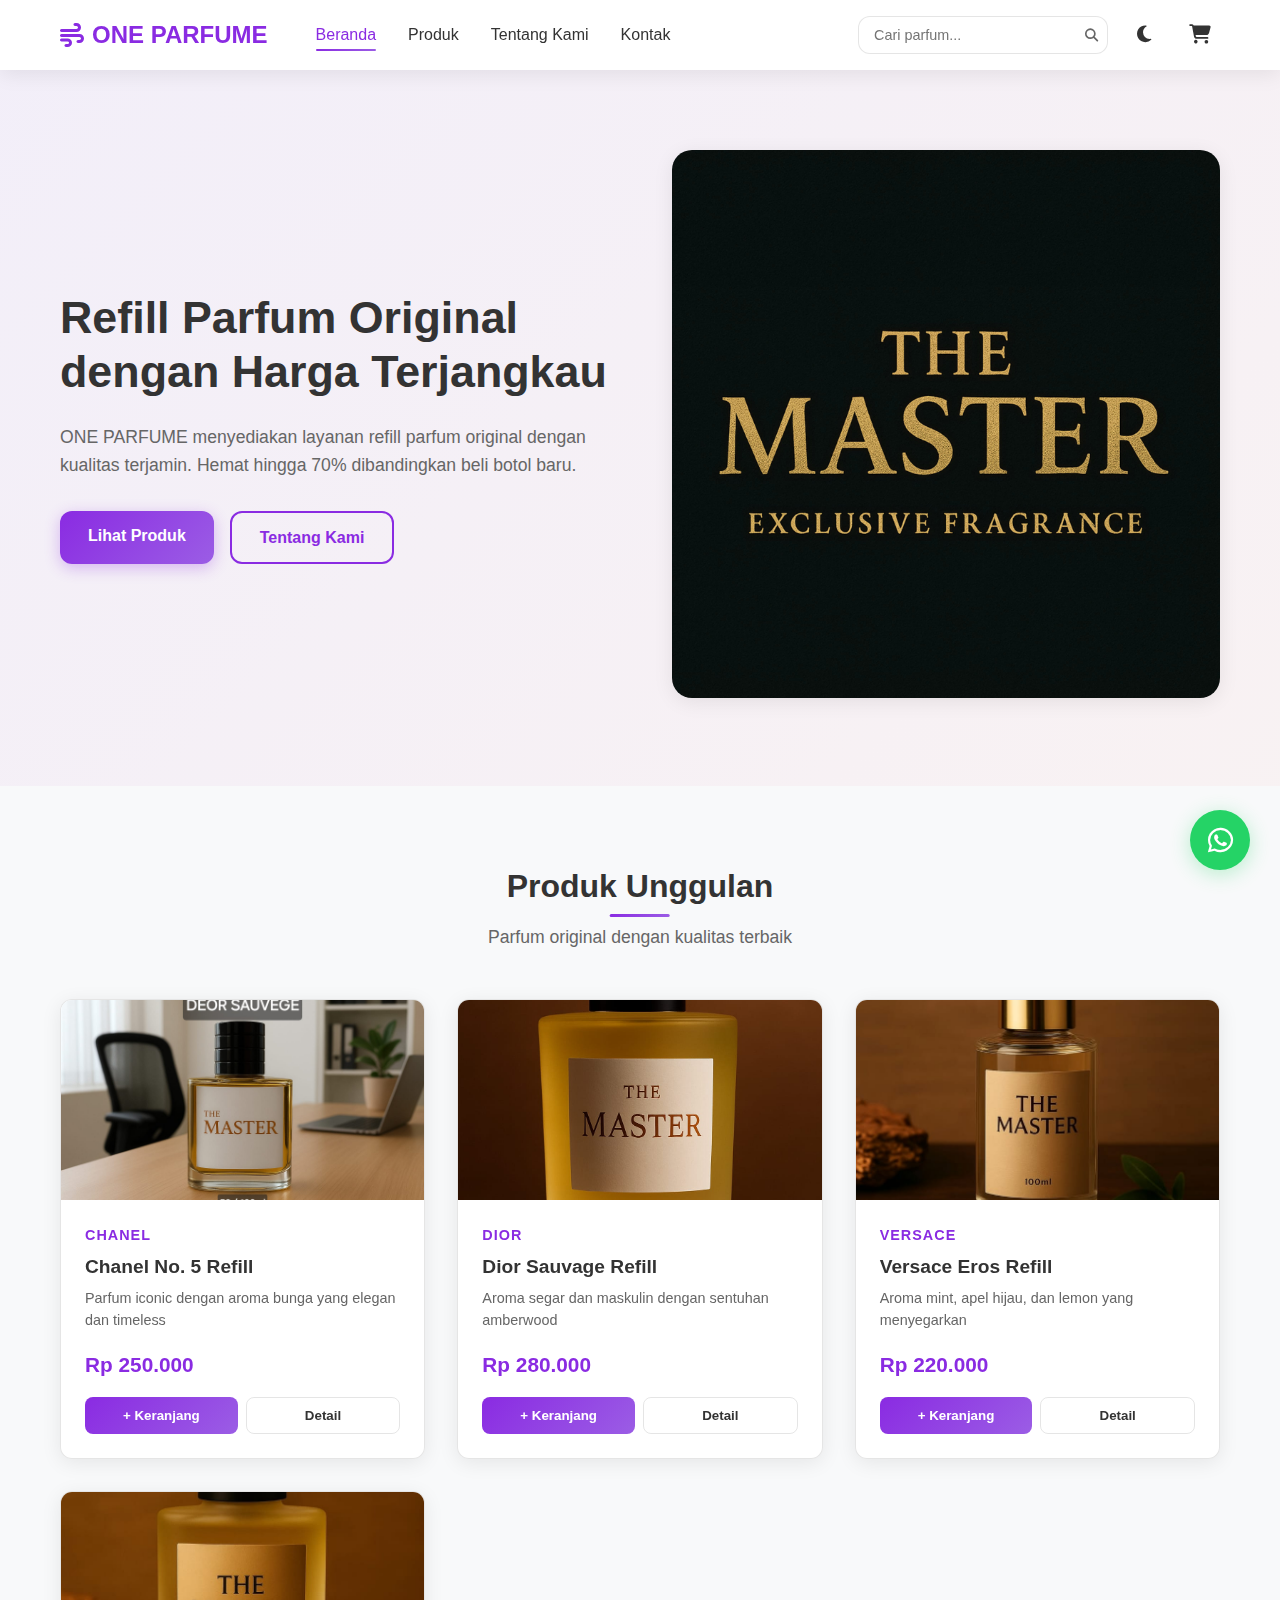
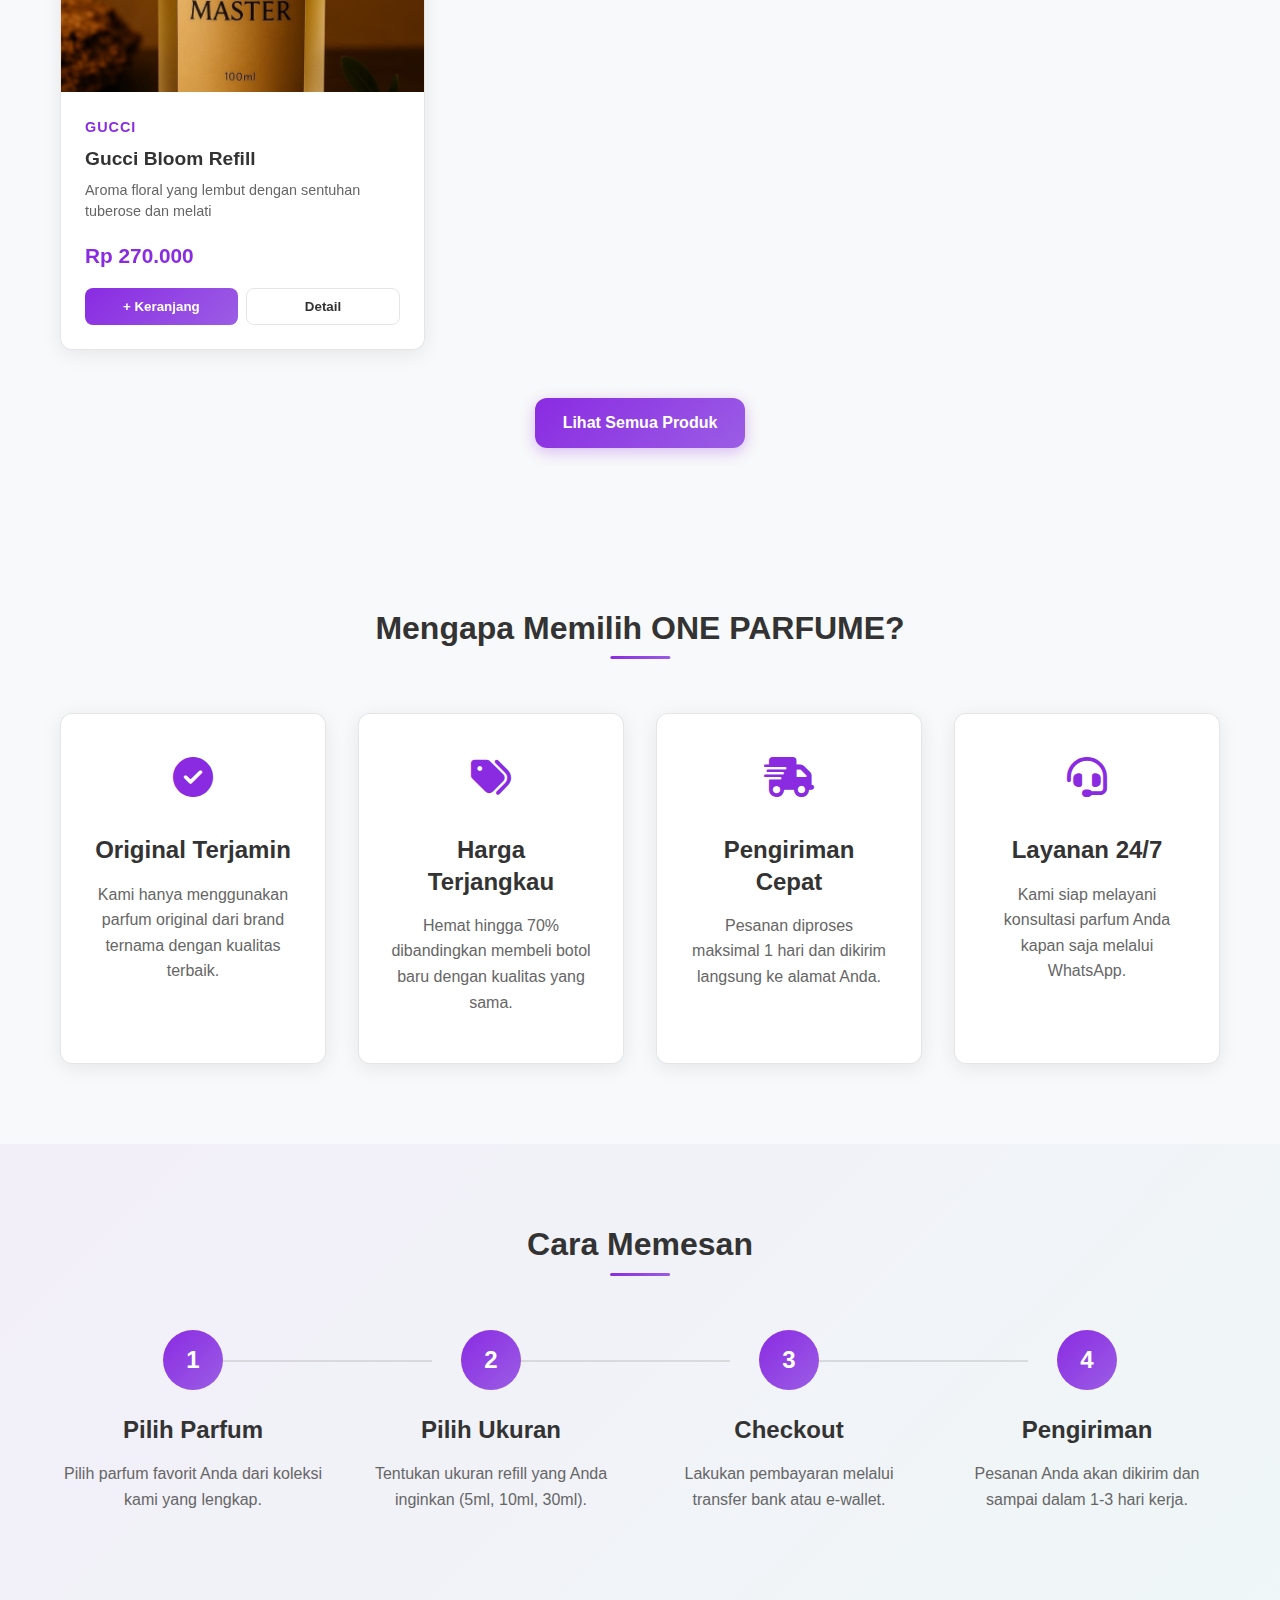
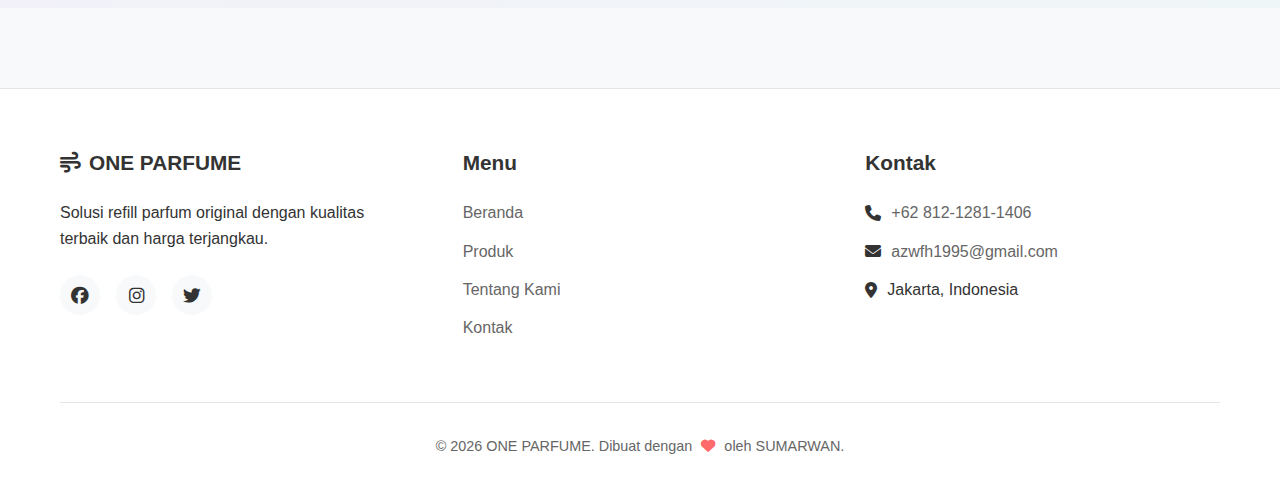
<file: index.html>
<!DOCTYPE html>
<html lang="id">
<head>
    <meta charset="UTF-8">
    <meta name="viewport" content="width=device-width, initial-scale=1.0">
    <title>ONE PARFUME - Refill Parfum Original</title>
    <link rel="stylesheet" href="assets/css/style.css">
    <link rel="stylesheet" href="https://cdnjs.cloudflare.com/ajax/libs/font-awesome/6.4.0/css/all.min.css">
    <link rel="icon" type="image/x-icon" href="assets/images/favicon.ico">
</head>
<body>
    <!-- Navbar -->
    <nav class="navbar">
        <div class="container nav-container">
            <a href="index.html" class="logo">
                <h1><i class="fas fa-wind"></i> ONE PARFUME</h1>
            </a>
            
            <div class="nav-menu" id="navMenu">
                <ul class="nav-links">
                    <li><a href="index.html" class="active">Beranda</a></li>
                    <li><a href="products.html">Produk</a></li>
                    <li><a href="about.html">Tentang Kami</a></li>
                    <li><a href="contact.html">Kontak</a></li>
                </ul>
            </div>
            
            <div class="nav-right">
                <!-- Search Bar -->
                <div class="search-container">
                    <input type="text" id="searchInput" placeholder="Cari parfum...">
                    <button id="searchBtn"><i class="fas fa-search"></i></button>
                    <div class="search-results" id="searchResults"></div>
                </div>
                
                <!-- Dark Mode Toggle -->
                <button id="darkModeToggle" class="icon-btn" aria-label="Toggle dark mode">
                    <i class="fas fa-moon"></i>
                </button>
                
                <!-- Cart Button -->
                <button id="cartBtn" class="icon-btn" aria-label="Shopping cart">
                    <i class="fas fa-shopping-cart"></i>
                    <span class="cart-count">0</span>
                </button>
                
                <!-- Hamburger Menu (Mobile) -->
                <button id="hamburgerBtn" class="icon-btn hamburger" aria-label="Menu">
                    <i class="fas fa-bars"></i>
                </button>
            </div>
        </div>
    </nav>

    <!-- Hero Section -->
    <section class="hero">
        <div class="container">
            <div class="hero-content">
                <div class="hero-text">
                    <h2>Refill Parfum Original dengan Harga Terjangkau</h2>
                    <p>ONE PARFUME menyediakan layanan refill parfum original dengan kualitas terjamin. Hemat hingga 70% dibandingkan beli botol baru.</p>
                    <div class="hero-buttons">
                        <a href="products.html" class="btn btn-primary">Lihat Produk</a>
                        <a href="about.html" class="btn btn-secondary">Tentang Kami</a>
                    </div>
                </div>
                <div class="hero-image">
                    <img src="assets/images/hero-parfume.png" alt="Parfume Refill">
                </div>
            </div>
        </div>
    </section>

    <!-- Featured Products -->
    <section class="featured-products">
        <div class="container">
            <h2 class="section-title">Produk Unggulan</h2>
            <p class="section-subtitle">Parfum original dengan kualitas terbaik</p>
            
            <div class="products-grid">
                <!-- Produk akan diisi oleh JavaScript -->
            </div>
            
            <div class="text-center">
                <a href="products.html" class="btn btn-primary">Lihat Semua Produk</a>
            </div>
        </div>
    </section>

    <!-- Why Choose Us -->
    <section class="why-choose">
        <div class="container">
            <h2 class="section-title">Mengapa Memilih ONE PARFUME?</h2>
            
            <div class="features">
                <div class="feature">
                    <div class="feature-icon">
                        <i class="fas fa-check-circle"></i>
                    </div>
                    <h3>Original Terjamin</h3>
                    <p>Kami hanya menggunakan parfum original dari brand ternama dengan kualitas terbaik.</p>
                </div>
                
                <div class="feature">
                    <div class="feature-icon">
                        <i class="fas fa-tags"></i>
                    </div>
                    <h3>Harga Terjangkau</h3>
                    <p>Hemat hingga 70% dibandingkan membeli botol baru dengan kualitas yang sama.</p>
                </div>
                
                <div class="feature">
                    <div class="feature-icon">
                        <i class="fas fa-shipping-fast"></i>
                    </div>
                    <h3>Pengiriman Cepat</h3>
                    <p>Pesanan diproses maksimal 1 hari dan dikirim langsung ke alamat Anda.</p>
                </div>
                
                <div class="feature">
                    <div class="feature-icon">
                        <i class="fas fa-headset"></i>
                    </div>
                    <h3>Layanan 24/7</h3>
                    <p>Kami siap melayani konsultasi parfum Anda kapan saja melalui WhatsApp.</p>
                </div>
            </div>
        </div>
    </section>

    <!-- How It Works -->
    <section class="how-it-works">
        <div class="container">
            <h2 class="section-title">Cara Memesan</h2>
            
            <div class="steps">
                <div class="step">
                    <div class="step-number">1</div>
                    <h3>Pilih Parfum</h3>
                    <p>Pilih parfum favorit Anda dari koleksi kami yang lengkap.</p>
                </div>
                
                <div class="step">
                    <div class="step-number">2</div>
                    <h3>Pilih Ukuran</h3>
                    <p>Tentukan ukuran refill yang Anda inginkan (5ml, 10ml, 30ml).</p>
                </div>
                
                <div class="step">
                    <div class="step-number">3</div>
                    <h3>Checkout</h3>
                    <p>Lakukan pembayaran melalui transfer bank atau e-wallet.</p>
                </div>
                
                <div class="step">
                    <div class="step-number">4</div>
                    <h3>Pengiriman</h3>
                    <p>Pesanan Anda akan dikirim dan sampai dalam 1-3 hari kerja.</p>
                </div>
            </div>
        </div>
    </section>

    <!-- Footer -->
    <footer class="footer">
        <div class="container">
            <div class="footer-content">
                <div class="footer-section">
                    <h3><i class="fas fa-wind"></i> ONE PARFUME</h3>
                    <p>Solusi refill parfum original dengan kualitas terbaik dan harga terjangkau.</p>
                    <div class="social-links">
                        <a href="#" aria-label="Facebook"><i class="fab fa-facebook"></i></a>
                        <a href="#" aria-label="Instagram"><i class="fab fa-instagram"></i></a>
                        <a href="#" aria-label="Twitter"><i class="fab fa-twitter"></i></a>
                    </div>
                </div>
                
                <div class="footer-section">
                    <h3>Menu</h3>
                    <ul>
                        <li><a href="index.html">Beranda</a></li>
                        <li><a href="products.html">Produk</a></li>
                        <li><a href="about.html">Tentang Kami</a></li>
                        <li><a href="contact.html">Kontak</a></li>
                    </ul>
                </div>
                
                <div class="footer-section">
                    <h3>Kontak</h3>
                    <ul class="contact-info">
                        <li><i class="fas fa-phone"></i> <a href="https://wa.me/6281212811406">+62 812-1281-1406</a></li>
                        <li><i class="fas fa-envelope"></i> <a href="mailto:azwfh1995@gmail.com">azwfh1995@gmail.com</a></li>
                        <li><i class="fas fa-map-marker-alt"></i> Jakarta, Indonesia</li>
                    </ul>
                </div>
            </div>
            
            <div class="footer-bottom">
                <p>&copy; <span id="currentYear"></span> ONE PARFUME. Dibuat dengan <i class="fas fa-heart"></i> oleh SUMARWAN.</p>
            </div>
        </div>
    </footer>

    <!-- Cart Sidebar -->
    <div class="cart-sidebar" id="cartSidebar">
        <div class="cart-header">
            <h3>Keranjang Belanja</h3>
            <button class="close-cart" id="closeCartBtn">&times;</button>
        </div>
        <div class="cart-items" id="cartItems">
            <!-- Item keranjang akan dimasukkan melalui JavaScript -->
            <p class="empty-cart">Keranjang belanja kosong</p>
        </div>
        <div class="cart-footer">
            <div class="cart-total">
                <span>Total:</span>
                <span id="cartTotal">Rp 0</span>
            </div>
            <button class="btn btn-primary" id="checkoutBtn">Checkout</button>
        </div>
    </div>
    <div class="cart-overlay" id="cartOverlay"></div>

    <!-- Floating WhatsApp (akan dibuat oleh JavaScript) -->
    
    <script src="assets/js/main.js"></script>
</body>
</html>
</file>
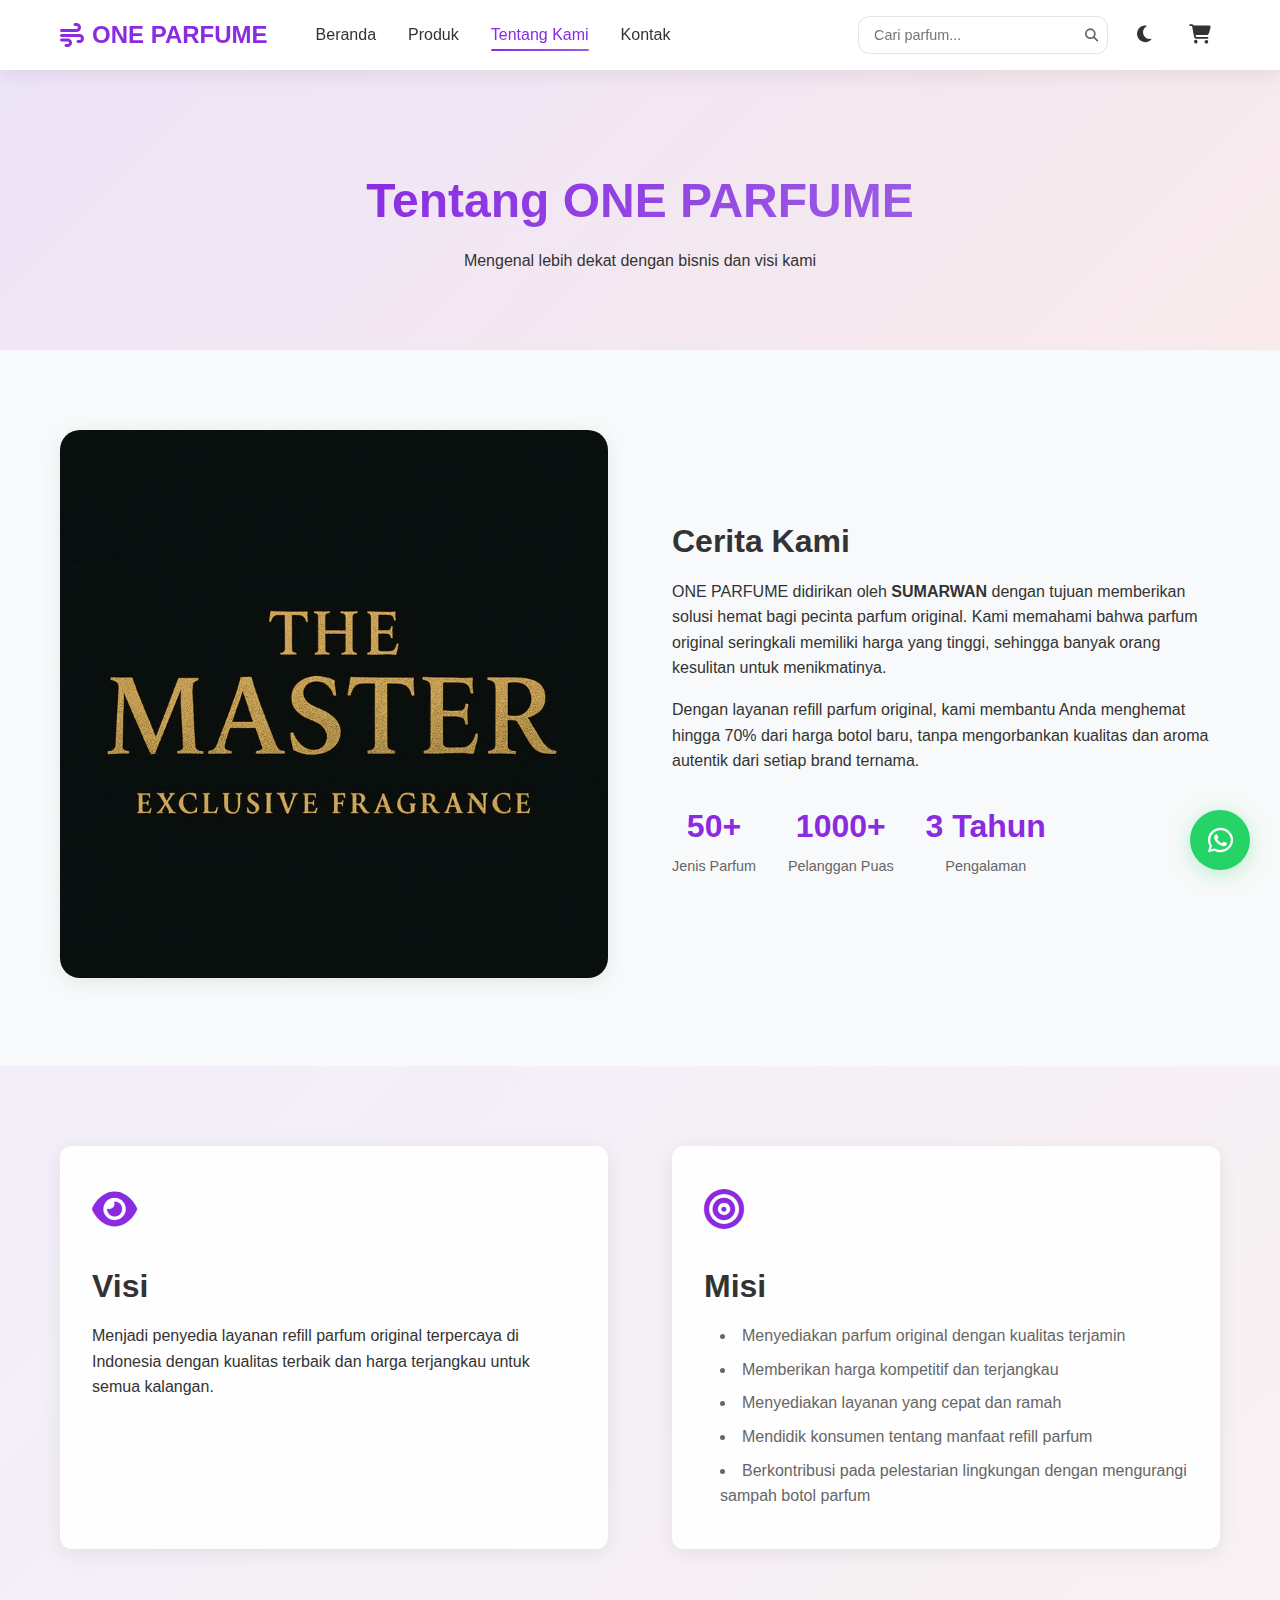
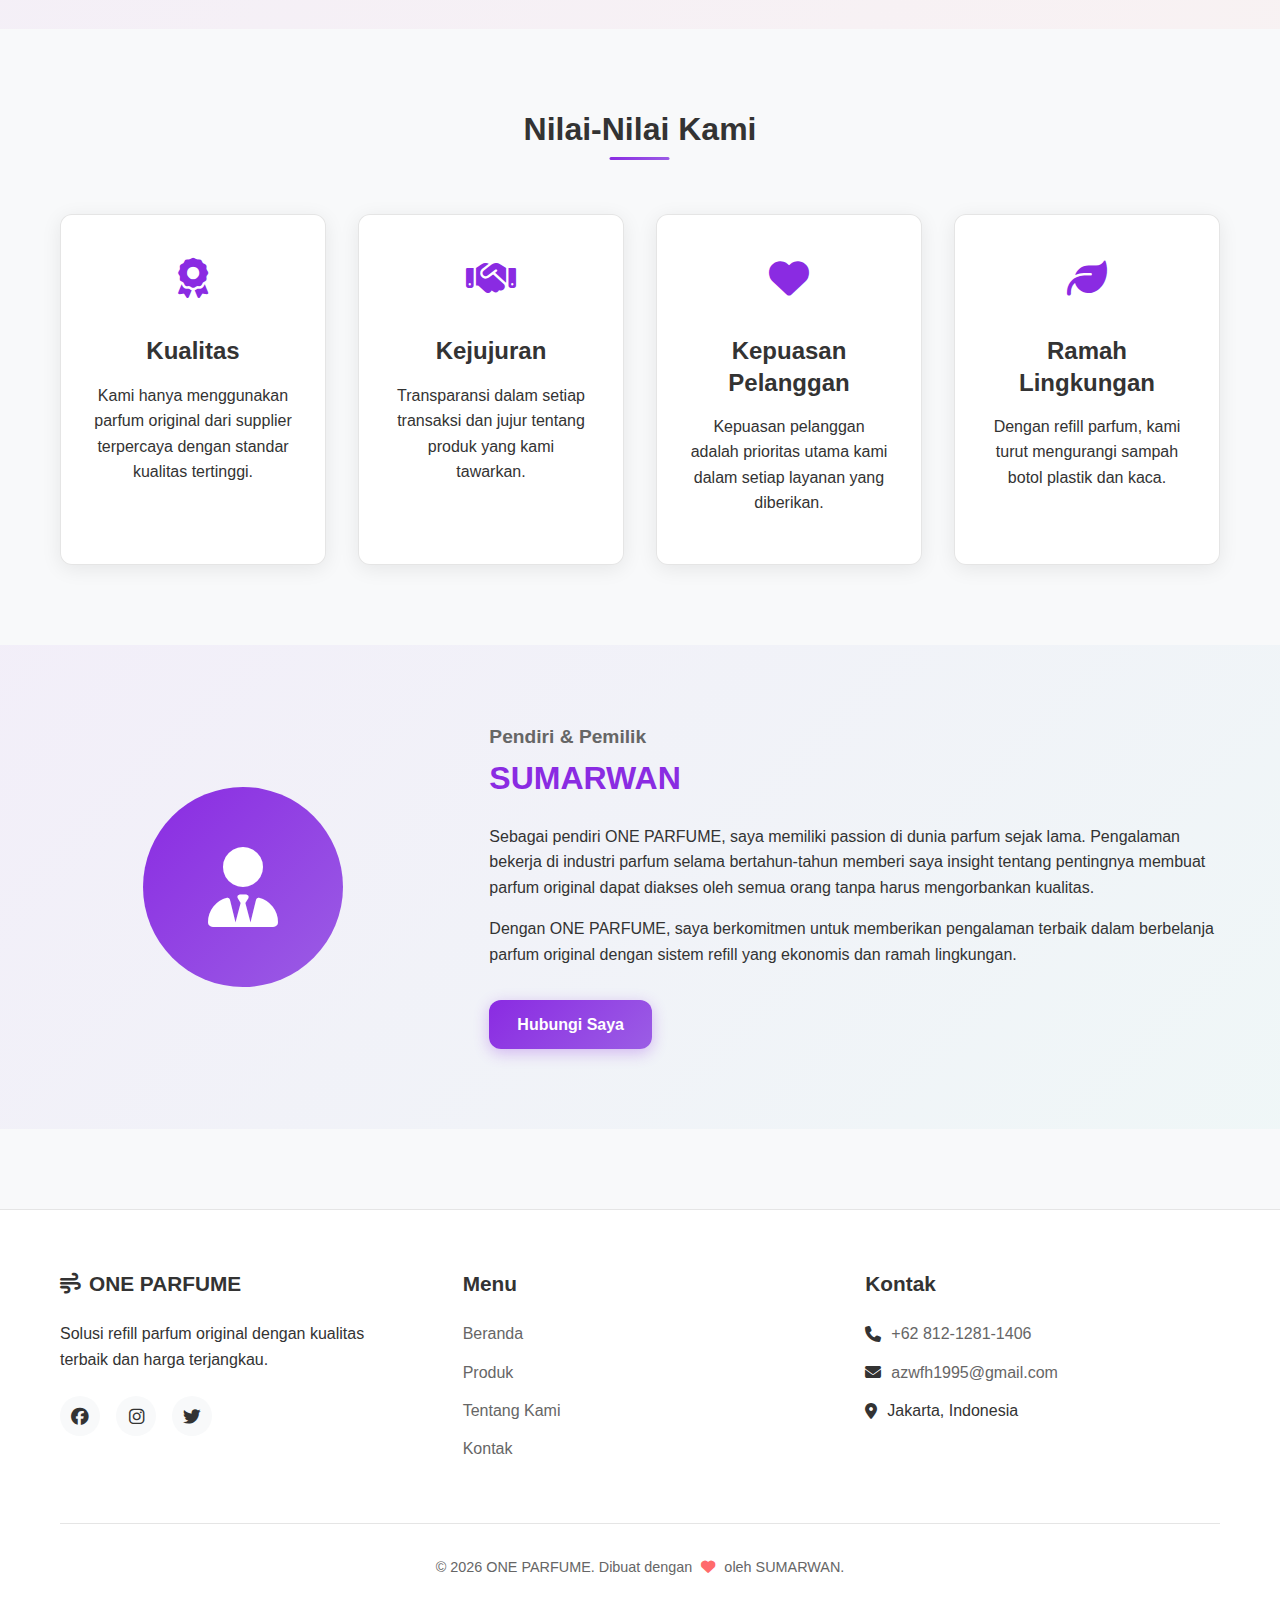
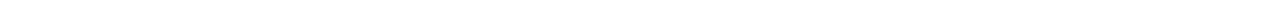
<file: about.html>
<!DOCTYPE html>
<html lang="id">
<head>
    <meta charset="UTF-8">
    <meta name="viewport" content="width=device-width, initial-scale=1.0">
    <title>Tentang Kami - ONE PARFUME</title>
    <link rel="stylesheet" href="assets/css/style.css">
    <link rel="stylesheet" href="https://cdnjs.cloudflare.com/ajax/libs/font-awesome/6.4.0/css/all.min.css">
    <link rel="icon" type="image/x-icon" href="assets/images/favicon.ico">
</head>
<body>
    <!-- Navbar -->
    <nav class="navbar">
        <div class="container nav-container">
            <a href="index.html" class="logo">
                <h1><i class="fas fa-wind"></i> ONE PARFUME</h1>
            </a>
            
            <div class="nav-menu" id="navMenu">
                <ul class="nav-links">
                    <li><a href="index.html">Beranda</a></li>
                    <li><a href="products.html">Produk</a></li>
                    <li><a href="about.html" class="active">Tentang Kami</a></li>
                    <li><a href="contact.html">Kontak</a></li>
                </ul>
            </div>
            
            <div class="nav-right">
                <!-- Search Bar -->
                <div class="search-container">
                    <input type="text" id="searchInput" placeholder="Cari parfum...">
                    <button id="searchBtn"><i class="fas fa-search"></i></button>
                    <div class="search-results" id="searchResults"></div>
                </div>
                
                <!-- Dark Mode Toggle -->
                <button id="darkModeToggle" class="icon-btn" aria-label="Toggle dark mode">
                    <i class="fas fa-moon"></i>
                </button>
                
                <!-- Cart Button -->
                <button id="cartBtn" class="icon-btn" aria-label="Shopping cart">
                    <i class="fas fa-shopping-cart"></i>
                    <span class="cart-count">0</span>
                </button>
                
                <!-- Hamburger Menu (Mobile) -->
                <button id="hamburgerBtn" class="icon-btn hamburger" aria-label="Menu">
                    <i class="fas fa-bars"></i>
                </button>
            </div>
        </div>
    </nav>

    <!-- About Header -->
    <section class="page-header">
        <div class="container">
            <h1>Tentang ONE PARFUME</h1>
            <p>Mengenal lebih dekat dengan bisnis dan visi kami</p>
        </div>
    </section>

    <!-- About Content -->
    <section class="about-content">
        <div class="container">
            <div class="about-grid">
                <div class="about-image">
                    <img src="assets/images/hero-parfume.png" alt="Tentang ONE PARFUME">
                </div>
                
                <div class="about-text">
                    <h2>Cerita Kami</h2>
                    <p>ONE PARFUME didirikan oleh <strong>SUMARWAN</strong> dengan tujuan memberikan solusi hemat bagi pecinta parfum original. Kami memahami bahwa parfum original seringkali memiliki harga yang tinggi, sehingga banyak orang kesulitan untuk menikmatinya.</p>
                    
                    <p>Dengan layanan refill parfum original, kami membantu Anda menghemat hingga 70% dari harga botol baru, tanpa mengorbankan kualitas dan aroma autentik dari setiap brand ternama.</p>
                    
                    <div class="about-stats">
                        <div class="stat">
                            <h3>50+</h3>
                            <p>Jenis Parfum</p>
                        </div>
                        <div class="stat">
                            <h3>1000+</h3>
                            <p>Pelanggan Puas</p>
                        </div>
                        <div class="stat">
                            <h3>3 Tahun</h3>
                            <p>Pengalaman</p>
                        </div>
                    </div>
                </div>
            </div>
        </div>
    </section>

    <!-- Vision & Mission -->
    <section class="vision-mission">
        <div class="container">
            <div class="vm-grid">
                <div class="vision">
                    <div class="vm-icon">
                        <i class="fas fa-eye"></i>
                    </div>
                    <h2>Visi</h2>
                    <p>Menjadi penyedia layanan refill parfum original terpercaya di Indonesia dengan kualitas terbaik dan harga terjangkau untuk semua kalangan.</p>
                </div>
                
                <div class="mission">
                    <div class="vm-icon">
                        <i class="fas fa-bullseye"></i>
                    </div>
                    <h2>Misi</h2>
                    <ul>
                        <li>Menyediakan parfum original dengan kualitas terjamin</li>
                        <li>Memberikan harga kompetitif dan terjangkau</li>
                        <li>Menyediakan layanan yang cepat dan ramah</li>
                        <li>Mendidik konsumen tentang manfaat refill parfum</li>
                        <li>Berkontribusi pada pelestarian lingkungan dengan mengurangi sampah botol parfum</li>
                    </ul>
                </div>
            </div>
        </div>
    </section>

    <!-- Values -->
    <section class="values">
        <div class="container">
            <h2 class="section-title">Nilai-Nilai Kami</h2>
            
            <div class="values-grid">
                <div class="value-card">
                    <div class="value-icon">
                        <i class="fas fa-award"></i>
                    </div>
                    <h3>Kualitas</h3>
                    <p>Kami hanya menggunakan parfum original dari supplier terpercaya dengan standar kualitas tertinggi.</p>
                </div>
                
                <div class="value-card">
                    <div class="value-icon">
                        <i class="fas fa-handshake"></i>
                    </div>
                    <h3>Kejujuran</h3>
                    <p>Transparansi dalam setiap transaksi dan jujur tentang produk yang kami tawarkan.</p>
                </div>
                
                <div class="value-card">
                    <div class="value-icon">
                        <i class="fas fa-heart"></i>
                    </div>
                    <h3>Kepuasan Pelanggan</h3>
                    <p>Kepuasan pelanggan adalah prioritas utama kami dalam setiap layanan yang diberikan.</p>
                </div>
                
                <div class="value-card">
                    <div class="value-icon">
                        <i class="fas fa-leaf"></i>
                    </div>
                    <h3>Ramah Lingkungan</h3>
                    <p>Dengan refill parfum, kami turut mengurangi sampah botol plastik dan kaca.</p>
                </div>
            </div>
        </div>
    </section>

    <!-- Owner Section -->
    <section class="owner-section">
        <div class="container">
            <div class="owner-content">
                <div class="owner-image">
                    <div class="owner-placeholder">
                        <i class="fas fa-user-tie"></i>
                    </div>
                </div>
                
                <div class="owner-info">
                    <h2>Pendiri & Pemilik</h2>
                    <h3>SUMARWAN</h3>
                    <p>Sebagai pendiri ONE PARFUME, saya memiliki passion di dunia parfum sejak lama. Pengalaman bekerja di industri parfum selama bertahun-tahun memberi saya insight tentang pentingnya membuat parfum original dapat diakses oleh semua orang tanpa harus mengorbankan kualitas.</p>
                    
                    <p>Dengan ONE PARFUME, saya berkomitmen untuk memberikan pengalaman terbaik dalam berbelanja parfum original dengan sistem refill yang ekonomis dan ramah lingkungan.</p>
                    
                    <div class="owner-contact">
                        <a href="contact.html" class="btn btn-primary">Hubungi Saya</a>
                    </div>
                </div>
            </div>
        </div>
    </section>

    <!-- Footer -->
    <footer class="footer">
        <div class="container">
            <div class="footer-content">
                <div class="footer-section">
                    <h3><i class="fas fa-wind"></i> ONE PARFUME</h3>
                    <p>Solusi refill parfum original dengan kualitas terbaik dan harga terjangkau.</p>
                    <div class="social-links">
                        <a href="#" aria-label="Facebook"><i class="fab fa-facebook"></i></a>
                        <a href="#" aria-label="Instagram"><i class="fab fa-instagram"></i></a>
                        <a href="#" aria-label="Twitter"><i class="fab fa-twitter"></i></a>
                    </div>
                </div>
                
                <div class="footer-section">
                    <h3>Menu</h3>
                    <ul>
                        <li><a href="index.html">Beranda</a></li>
                        <li><a href="products.html">Produk</a></li>
                        <li><a href="about.html">Tentang Kami</a></li>
                        <li><a href="contact.html">Kontak</a></li>
                    </ul>
                </div>
                
                <div class="footer-section">
                    <h3>Kontak</h3>
                    <ul class="contact-info">
                        <li><i class="fas fa-phone"></i> <a href="https://wa.me/6281212811406">+62 812-1281-1406</a></li>
                        <li><i class="fas fa-envelope"></i> <a href="mailto:azwfh1995@gmail.com">azwfh1995@gmail.com</a></li>
                        <li><i class="fas fa-map-marker-alt"></i> Jakarta, Indonesia</li>
                    </ul>
                </div>
            </div>
            
            <div class="footer-bottom">
                <p>&copy; <span id="currentYear"></span> ONE PARFUME. Dibuat dengan <i class="fas fa-heart"></i> oleh SUMARWAN.</p>
            </div>
        </div>
    </footer>

    <!-- Cart Sidebar -->
    <div class="cart-sidebar" id="cartSidebar">
        <div class="cart-header">
            <h3>Keranjang Belanja</h3>
            <button class="close-cart" id="closeCartBtn">&times;</button>
        </div>
        <div class="cart-items" id="cartItems">
            <!-- Item keranjang akan dimasukkan melalui JavaScript -->
            <p class="empty-cart">Keranjang belanja kosong</p>
        </div>
        <div class="cart-footer">
            <div class="cart-total">
                <span>Total:</span>
                <span id="cartTotal">Rp 0</span>
            </div>
            <button class="btn btn-primary" id="checkoutBtn">Checkout</button>
        </div>
    </div>
    <div class="cart-overlay" id="cartOverlay"></div>

    <!-- Floating WhatsApp (akan dibuat oleh JavaScript) -->
    
    <script src="assets/js/main.js"></script>
</body>
</html>
</file>
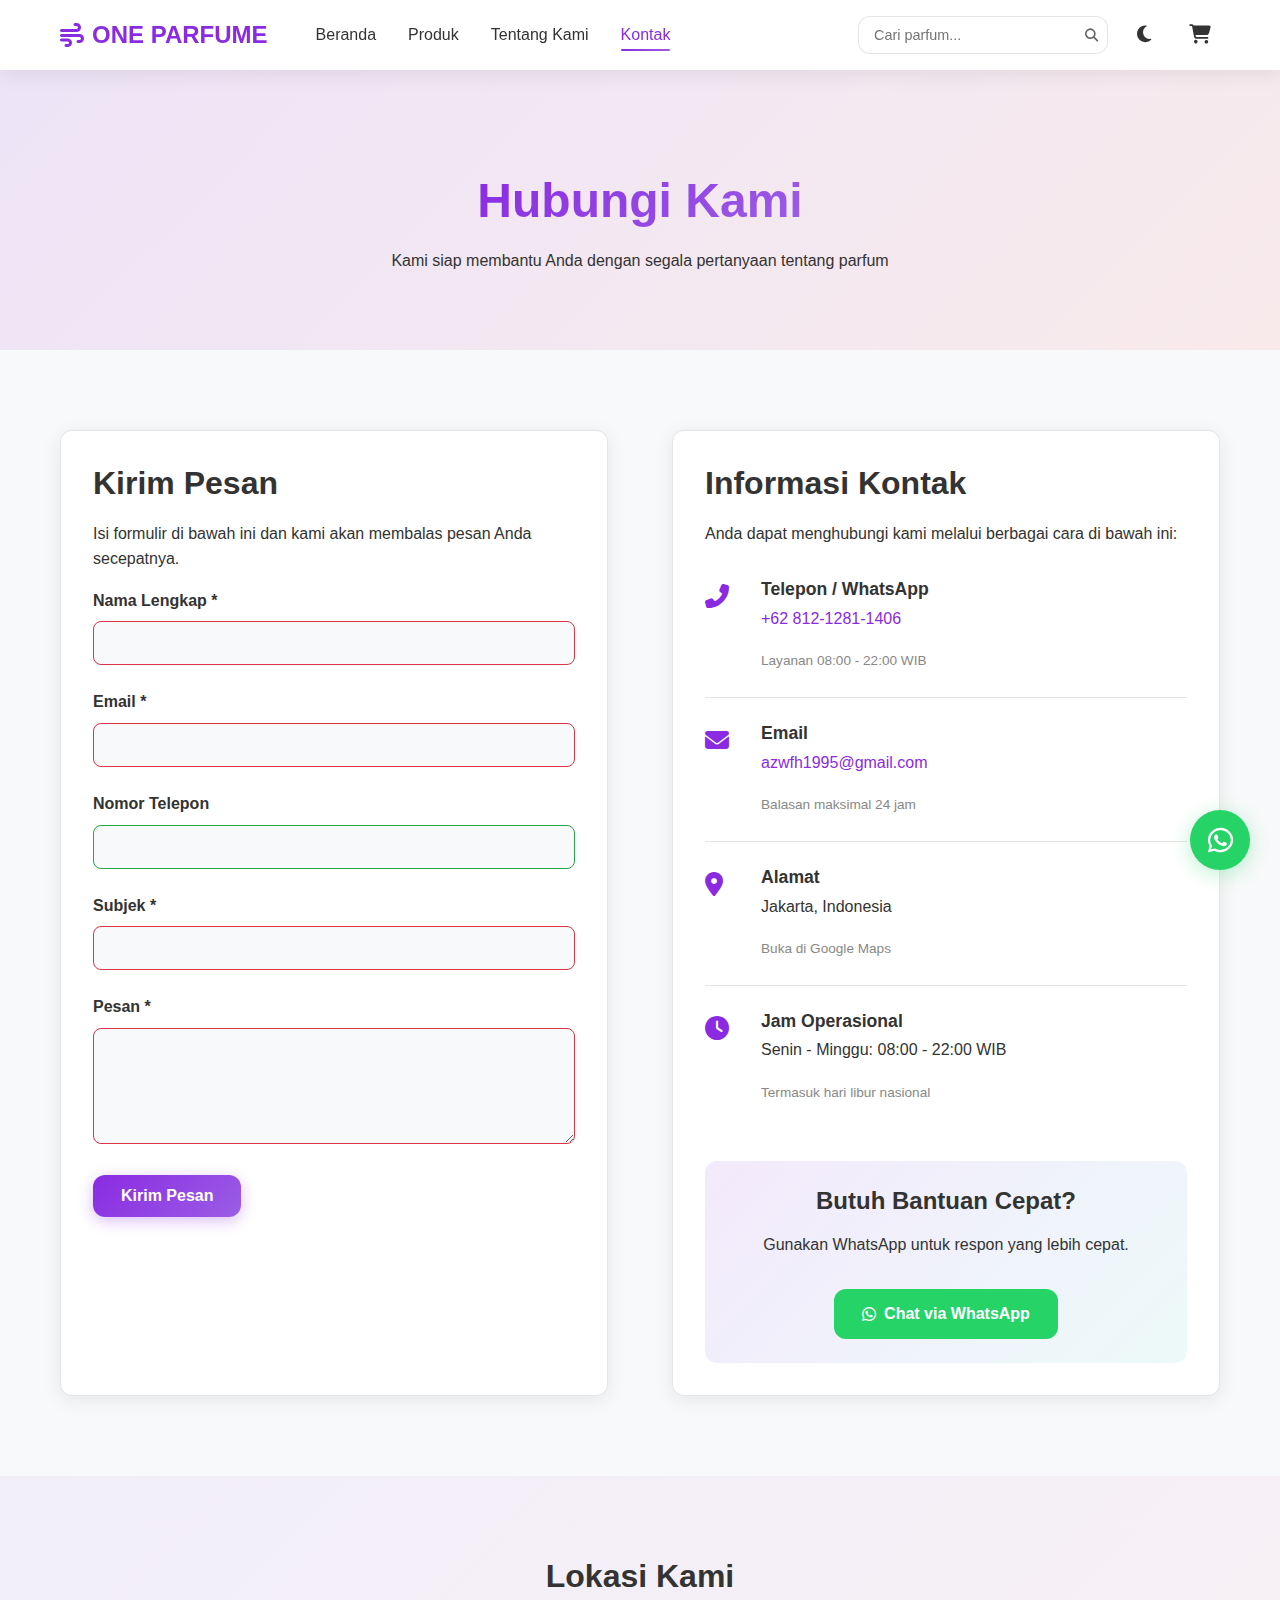
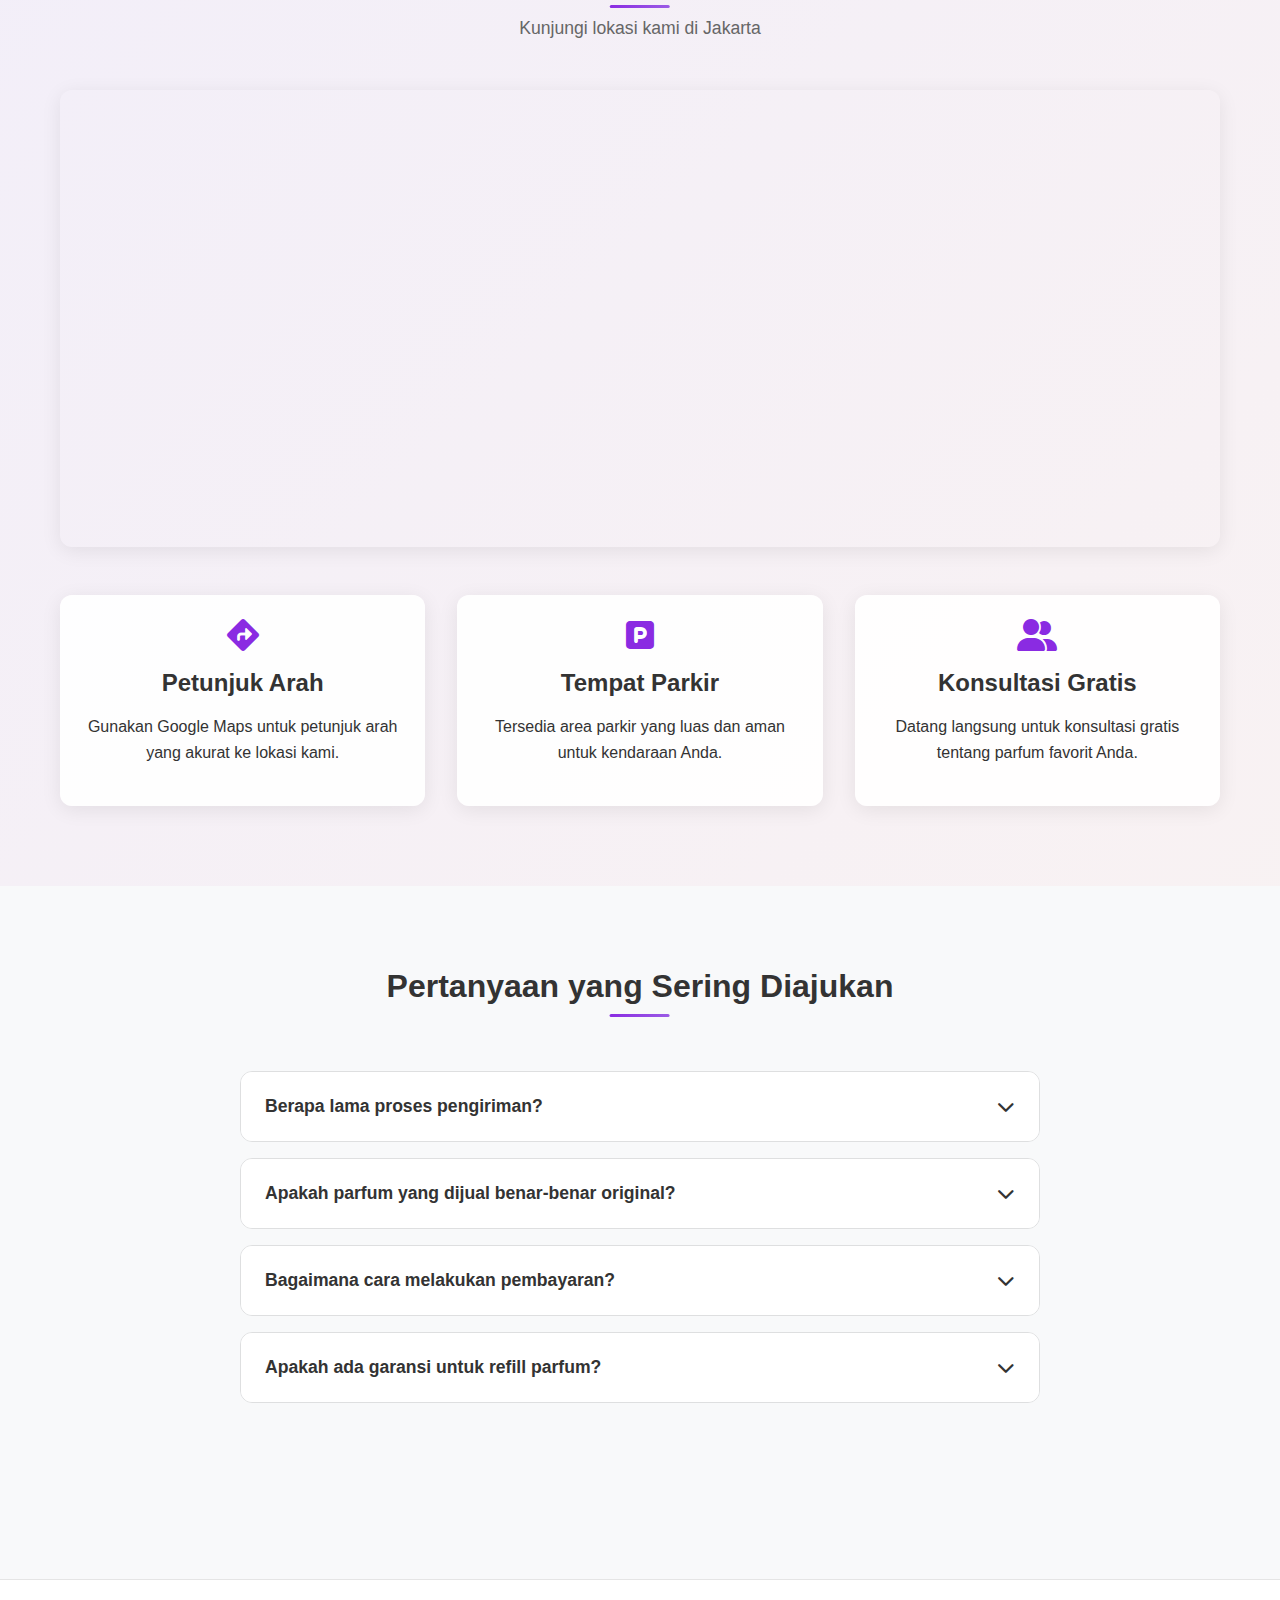
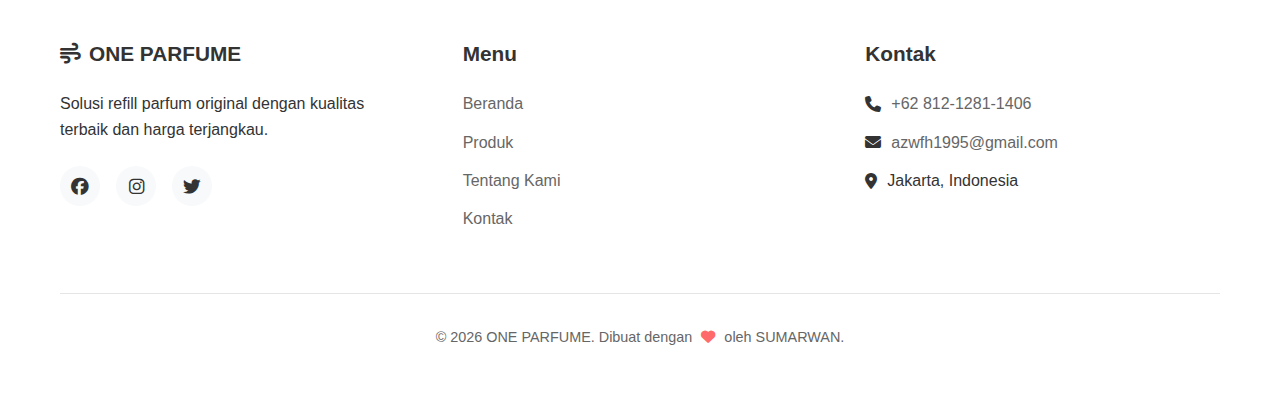
<file: contact.html>
<!DOCTYPE html>
<html lang="id">
<head>
    <meta charset="UTF-8">
    <meta name="viewport" content="width=device-width, initial-scale=1.0">
    <title>Kontak - ONE PARFUME</title>
    <link rel="stylesheet" href="assets/css/style.css">
    <link rel="stylesheet" href="https://cdnjs.cloudflare.com/ajax/libs/font-awesome/6.4.0/css/all.min.css">
    <link rel="icon" type="image/x-icon" href="assets/images/favicon.ico">
</head>
<body>
    <!-- Navbar -->
    <nav class="navbar">
        <div class="container nav-container">
            <a href="index.html" class="logo">
                <h1><i class="fas fa-wind"></i> ONE PARFUME</h1>
            </a>
            
            <div class="nav-menu" id="navMenu">
                <ul class="nav-links">
                    <li><a href="index.html">Beranda</a></li>
                    <li><a href="products.html">Produk</a></li>
                    <li><a href="about.html">Tentang Kami</a></li>
                    <li><a href="contact.html" class="active">Kontak</a></li>
                </ul>
            </div>
            
            <div class="nav-right">
                <!-- Search Bar -->
                <div class="search-container">
                    <input type="text" id="searchInput" placeholder="Cari parfum...">
                    <button id="searchBtn"><i class="fas fa-search"></i></button>
                    <div class="search-results" id="searchResults"></div>
                </div>
                
                <!-- Dark Mode Toggle -->
                <button id="darkModeToggle" class="icon-btn" aria-label="Toggle dark mode">
                    <i class="fas fa-moon"></i>
                </button>
                
                <!-- Cart Button -->
                <button id="cartBtn" class="icon-btn" aria-label="Shopping cart">
                    <i class="fas fa-shopping-cart"></i>
                    <span class="cart-count">0</span>
                </button>
                
                <!-- Hamburger Menu (Mobile) -->
                <button id="hamburgerBtn" class="icon-btn hamburger" aria-label="Menu">
                    <i class="fas fa-bars"></i>
                </button>
            </div>
        </div>
    </nav>

    <!-- Contact Header -->
    <section class="page-header">
        <div class="container">
            <h1>Hubungi Kami</h1>
            <p>Kami siap membantu Anda dengan segala pertanyaan tentang parfum</p>
        </div>
    </section>

    <!-- Contact Content -->
    <section class="contact-content">
        <div class="container">
            <div class="contact-grid">
                <!-- Contact Form -->
                <div class="contact-form-container">
                    <h2>Kirim Pesan</h2>
                    <p>Isi formulir di bawah ini dan kami akan membalas pesan Anda secepatnya.</p>
                    
                    <form id="contactForm" class="contact-form">
                        <div class="form-group">
                            <label for="name">Nama Lengkap *</label>
                            <input type="text" id="name" name="name" required>
                        </div>
                        
                        <div class="form-group">
                            <label for="email">Email *</label>
                            <input type="email" id="email" name="email" required>
                        </div>
                        
                        <div class="form-group">
                            <label for="phone">Nomor Telepon</label>
                            <input type="tel" id="phone" name="phone">
                        </div>
                        
                        <div class="form-group">
                            <label for="subject">Subjek *</label>
                            <input type="text" id="subject" name="subject" required>
                        </div>
                        
                        <div class="form-group">
                            <label for="message">Pesan *</label>
                            <textarea id="message" name="message" rows="5" required></textarea>
                        </div>
                        
                        <button type="submit" class="btn btn-primary">Kirim Pesan</button>
                        
                        <div id="formMessage" class="form-message"></div>
                    </form>
                </div>
                
                <!-- Contact Info -->
                <div class="contact-info-container">
                    <h2>Informasi Kontak</h2>
                    <p>Anda dapat menghubungi kami melalui berbagai cara di bawah ini:</p>
                    
                    <div class="contact-details">
                        <div class="contact-item">
                            <div class="contact-icon">
                                <i class="fas fa-phone-alt"></i>
                            </div>
                            <div class="contact-text">
                                <h3>Telepon / WhatsApp</h3>
                                <p><a href="https://wa.me/6281212811406">+62 812-1281-1406</a></p>
                                <small>Layanan 08:00 - 22:00 WIB</small>
                            </div>
                        </div>
                        
                        <div class="contact-item">
                            <div class="contact-icon">
                                <i class="fas fa-envelope"></i>
                            </div>
                            <div class="contact-text">
                                <h3>Email</h3>
                                <p><a href="mailto:azwfh1995@gmail.com">azwfh1995@gmail.com</a></p>
                                <small>Balasan maksimal 24 jam</small>
                            </div>
                        </div>
                        
                        <div class="contact-item">
                            <div class="contact-icon">
                                <i class="fas fa-map-marker-alt"></i>
                            </div>
                            <div class="contact-text">
                                <h3>Alamat</h3>
                                <p>Jakarta, Indonesia</p>
                                <small>Buka di Google Maps</small>
                            </div>
                        </div>
                        
                        <div class="contact-item">
                            <div class="contact-icon">
                                <i class="fas fa-clock"></i>
                            </div>
                            <div class="contact-text">
                                <h3>Jam Operasional</h3>
                                <p>Senin - Minggu: 08:00 - 22:00 WIB</p>
                                <small>Termasuk hari libur nasional</small>
                            </div>
                        </div>
                    </div>
                    
                    <div class="contact-cta">
                        <h3>Butuh Bantuan Cepat?</h3>
                        <p>Gunakan WhatsApp untuk respon yang lebih cepat.</p>
                        <a href="https://wa.me/6281212811406" class="btn btn-success whatsapp-btn">
                            <i class="fab fa-whatsapp"></i> Chat via WhatsApp
                        </a>
                    </div>
                </div>
            </div>
        </div>
    </section>

    <!-- Map Section -->
    <section class="map-section">
        <div class="container">
            <h2 class="section-title">Lokasi Kami</h2>
            <p class="section-subtitle">Kunjungi lokasi kami di Jakarta</p>
            
            <div class="map-container">
                <iframe 
                    src="https://www.google.com/maps/embed?pb=!1m18!1m12!1m3!1d3966.521260322283!2d106.85121527476455!3d-6.258654093789087!2m3!1f0!2f0!3f0!3m2!1i1024!2i768!4f13.1!3m3!1m2!1s0x2e69f3e945e34b9d%3A0x5371bf0fdad786a2!2sJakarta%2C%20Indonesia!5e0!3m2!1sen!2sus!4v1629991325000!5m2!1sen!2sus" 
                    width="100%" 
                    height="450" 
                    style="border:0;" 
                    allowfullscreen="" 
                    loading="lazy"
                    title="Lokasi ONE PARFUME di Jakarta">
                </iframe>
            </div>
            
            <div class="map-info">
                <div class="info-card">
                    <i class="fas fa-directions"></i>
                    <h3>Petunjuk Arah</h3>
                    <p>Gunakan Google Maps untuk petunjuk arah yang akurat ke lokasi kami.</p>
                </div>
                
                <div class="info-card">
                    <i class="fas fa-parking"></i>
                    <h3>Tempat Parkir</h3>
                    <p>Tersedia area parkir yang luas dan aman untuk kendaraan Anda.</p>
                </div>
                
                <div class="info-card">
                    <i class="fas fa-user-friends"></i>
                    <h3>Konsultasi Gratis</h3>
                    <p>Datang langsung untuk konsultasi gratis tentang parfum favorit Anda.</p>
                </div>
            </div>
        </div>
    </section>

    <!-- FAQ Section -->
    <section class="faq-section">
        <div class="container">
            <h2 class="section-title">Pertanyaan yang Sering Diajukan</h2>
            
            <div class="faq-container">
                <div class="faq-item">
                    <button class="faq-question">
                        <span>Berapa lama proses pengiriman?</span>
                        <i class="fas fa-chevron-down"></i>
                    </button>
                    <div class="faq-answer">
                        <p>Pengiriman dalam kota Jakarta memakan waktu 1-2 hari kerja. Untuk luar kota, estimasi 2-5 hari kerja tergantung lokasi.</p>
                    </div>
                </div>
                
                <div class="faq-item">
                    <button class="faq-question">
                        <span>Apakah parfum yang dijual benar-benar original?</span>
                        <i class="fas fa-chevron-down"></i>
                    </button>
                    <div class="faq-answer">
                        <p>Ya, kami hanya menjual parfum original dari supplier resmi. Kami memberikan garansi keaslian untuk semua produk.</p>
                    </div>
                </div>
                
                <div class="faq-item">
                    <button class="faq-question">
                        <span>Bagaimana cara melakukan pembayaran?</span>
                        <i class="fas fa-chevron-down"></i>
                    </button>
                    <div class="faq-answer">
                        <p>Pembayaran dapat dilakukan via transfer bank (BCA, Mandiri, BNI), e-wallet (OVO, GoPay, Dana), atau COD untuk area Jakarta.</p>
                    </div>
                </div>
                
                <div class="faq-item">
                    <button class="faq-question">
                        <span>Apakah ada garansi untuk refill parfum?</span>
                        <i class="fas fa-chevron-down"></i>
                    </button>
                    <div class="faq-answer">
                        <p>Kami memberikan garansi 7 hari jika terdapat masalah dengan produk. Pastikan segel masih utuh saat menerima produk.</p>
                    </div>
                </div>
            </div>
        </div>
    </section>

    <!-- Footer -->
    <footer class="footer">
        <div class="container">
            <div class="footer-content">
                <div class="footer-section">
                    <h3><i class="fas fa-wind"></i> ONE PARFUME</h3>
                    <p>Solusi refill parfum original dengan kualitas terbaik dan harga terjangkau.</p>
                    <div class="social-links">
                        <a href="#" aria-label="Facebook"><i class="fab fa-facebook"></i></a>
                        <a href="#" aria-label="Instagram"><i class="fab fa-instagram"></i></a>
                        <a href="#" aria-label="Twitter"><i class="fab fa-twitter"></i></a>
                    </div>
                </div>
                
                <div class="footer-section">
                    <h3>Menu</h3>
                    <ul>
                        <li><a href="index.html">Beranda</a></li>
                        <li><a href="products.html">Produk</a></li>
                        <li><a href="about.html">Tentang Kami</a></li>
                        <li><a href="contact.html">Kontak</a></li>
                    </ul>
                </div>
                
                <div class="footer-section">
                    <h3>Kontak</h3>
                    <ul class="contact-info">
                        <li><i class="fas fa-phone"></i> <a href="https://wa.me/6281212811406">+62 812-1281-1406</a></li>
                        <li><i class="fas fa-envelope"></i> <a href="mailto:azwfh1995@gmail.com">azwfh1995@gmail.com</a></li>
                        <li><i class="fas fa-map-marker-alt"></i> Jakarta, Indonesia</li>
                    </ul>
                </div>
            </div>
            
            <div class="footer-bottom">
                <p>&copy; <span id="currentYear"></span> ONE PARFUME. Dibuat dengan <i class="fas fa-heart"></i> oleh SUMARWAN.</p>
            </div>
        </div>
    </footer>

    <!-- Cart Sidebar -->
    <div class="cart-sidebar" id="cartSidebar">
        <div class="cart-header">
            <h3>Keranjang Belanja</h3>
            <button class="close-cart" id="closeCartBtn">&times;</button>
        </div>
        <div class="cart-items" id="cartItems">
            <!-- Item keranjang akan dimasukkan melalui JavaScript -->
            <p class="empty-cart">Keranjang belanja kosong</p>
        </div>
        <div class="cart-footer">
            <div class="cart-total">
                <span>Total:</span>
                <span id="cartTotal">Rp 0</span>
            </div>
            <button class="btn btn-primary" id="checkoutBtn">Checkout</button>
        </div>
    </div>
    <div class="cart-overlay" id="cartOverlay"></div>

    <!-- Floating WhatsApp (akan dibuat oleh JavaScript) -->
    
    <script src="assets/js/main.js"></script>
</body>
</html>
</file>
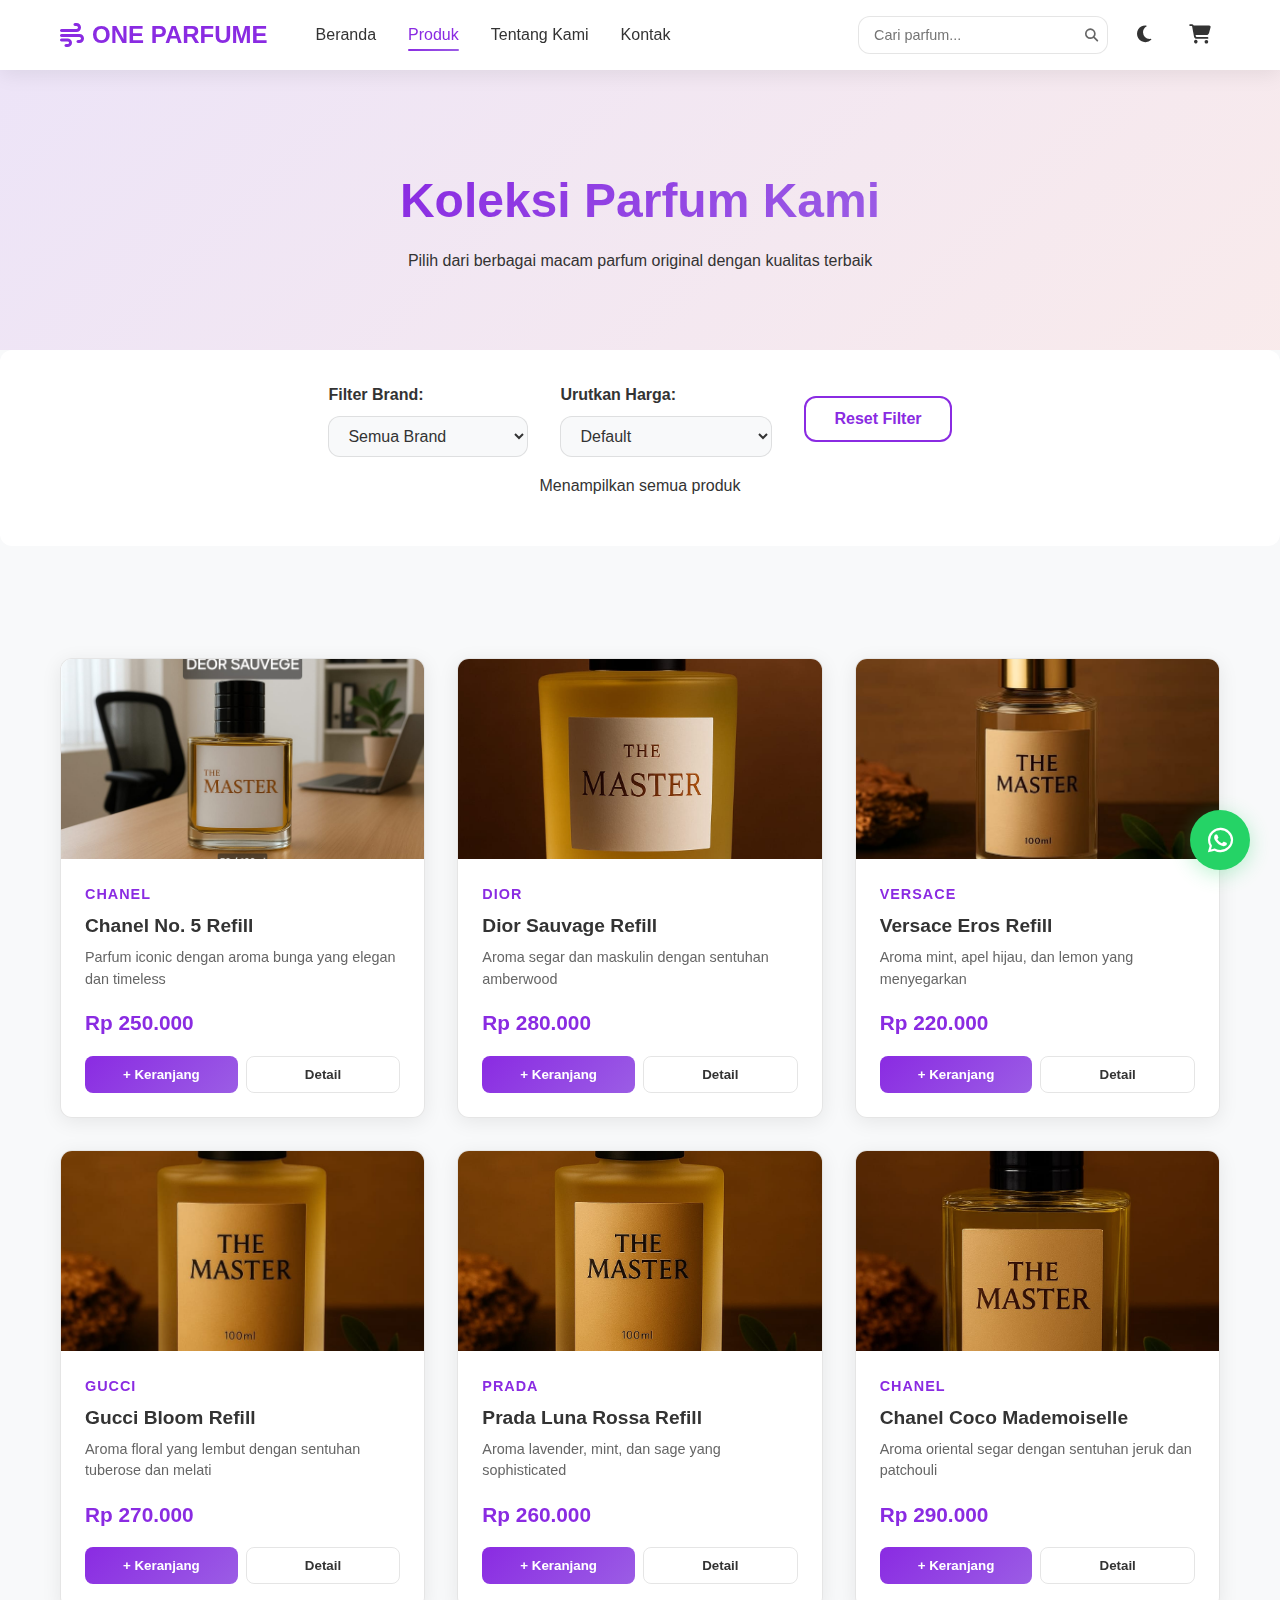
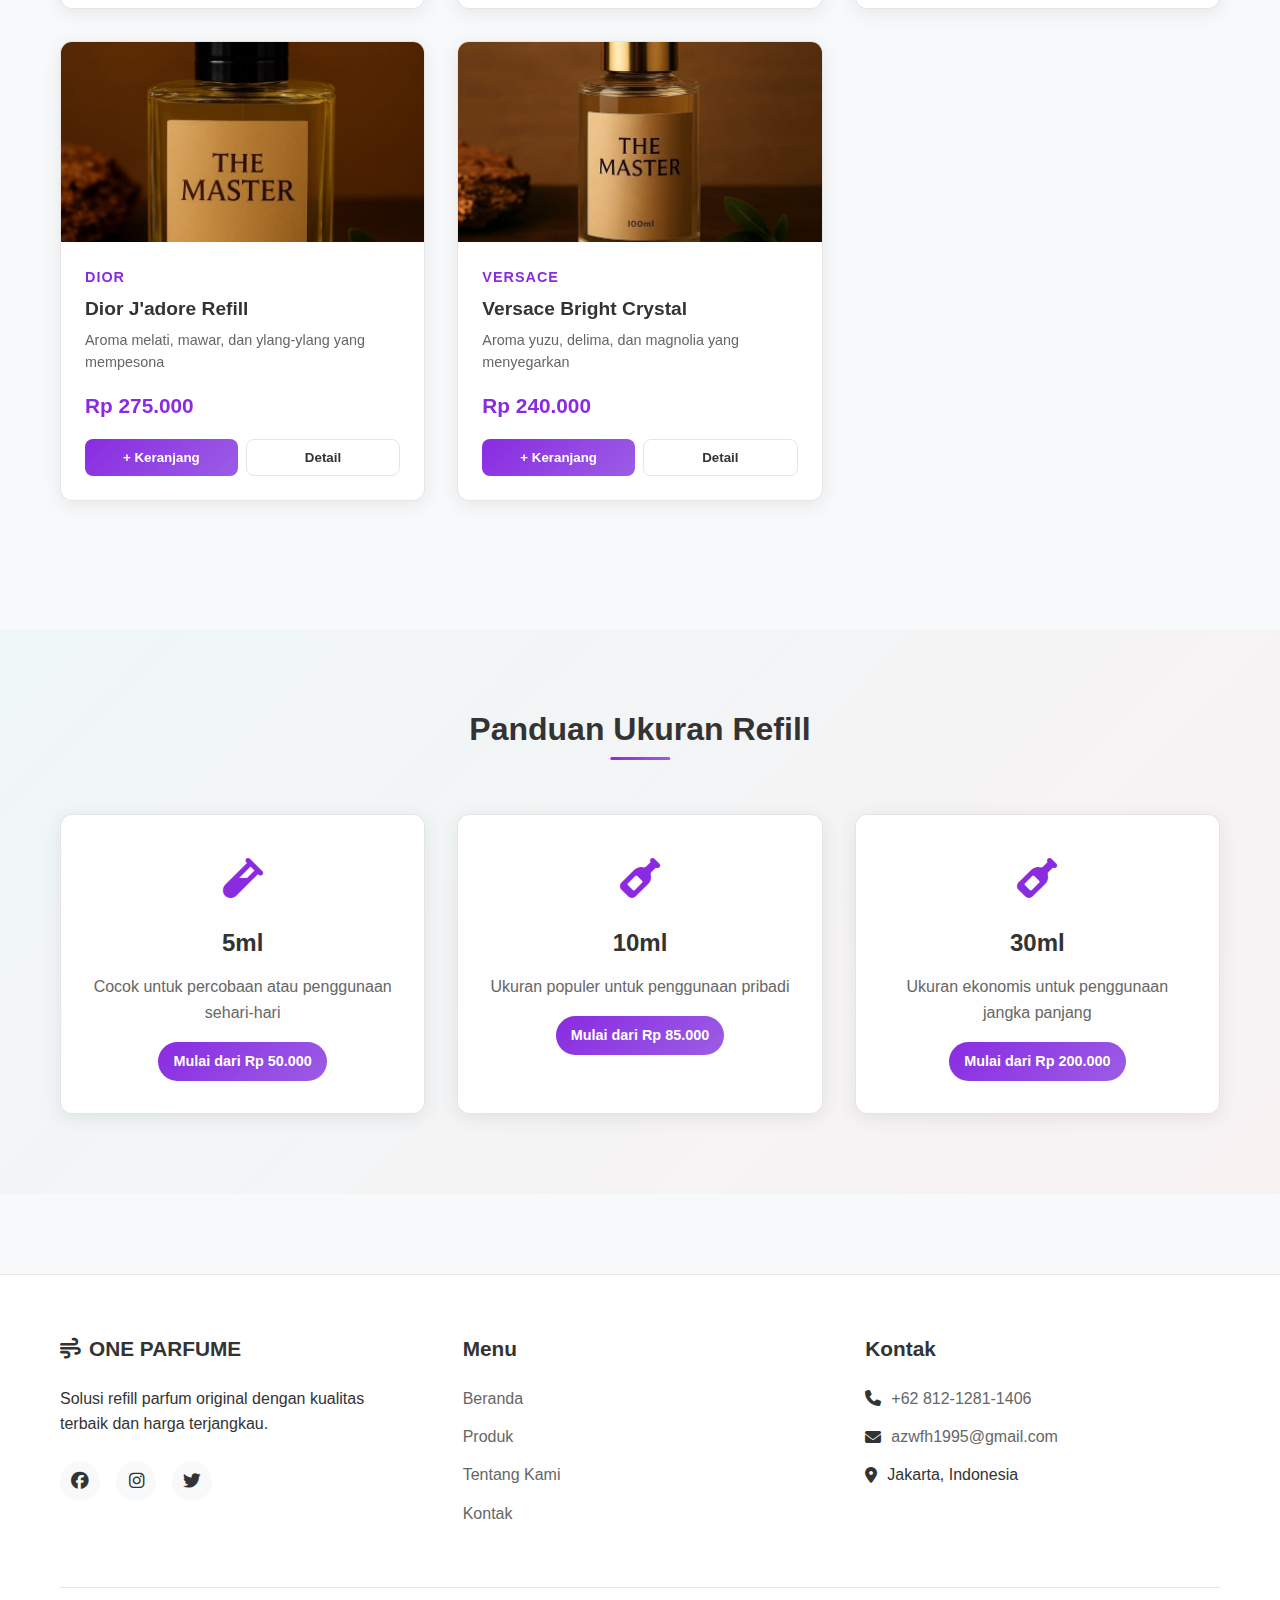
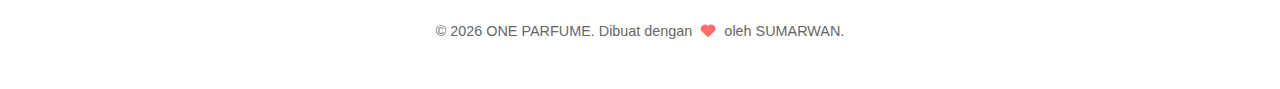
<file: products.html>
<!DOCTYPE html>
<html lang="id">
<head>
    <meta charset="UTF-8">
    <meta name="viewport" content="width=device-width, initial-scale=1.0">
    <title>Produk - ONE PARFUME</title>
    <link rel="stylesheet" href="assets/css/style.css">
    <link rel="stylesheet" href="https://cdnjs.cloudflare.com/ajax/libs/font-awesome/6.4.0/css/all.min.css">
    <link rel="icon" type="image/x-icon" href="assets/images/favicon.ico">
</head>
<body>
    <!-- Navbar -->
    <nav class="navbar">
        <div class="container nav-container">
            <a href="index.html" class="logo">
                <h1><i class="fas fa-wind"></i> ONE PARFUME</h1>
            </a>
            
            <div class="nav-menu" id="navMenu">
                <ul class="nav-links">
                    <li><a href="index.html">Beranda</a></li>
                    <li><a href="products.html" class="active">Produk</a></li>
                    <li><a href="about.html">Tentang Kami</a></li>
                    <li><a href="contact.html">Kontak</a></li>
                </ul>
            </div>
            
            <div class="nav-right">
                <!-- Search Bar -->
                <div class="search-container">
                    <input type="text" id="searchInput" placeholder="Cari parfum...">
                    <button id="searchBtn"><i class="fas fa-search"></i></button>
                    <div class="search-results" id="searchResults"></div>
                </div>
                
                <!-- Dark Mode Toggle -->
                <button id="darkModeToggle" class="icon-btn" aria-label="Toggle dark mode">
                    <i class="fas fa-moon"></i>
                </button>
                
                <!-- Cart Button -->
                <button id="cartBtn" class="icon-btn" aria-label="Shopping cart">
                    <i class="fas fa-shopping-cart"></i>
                    <span class="cart-count">0</span>
                </button>
                
                <!-- Hamburger Menu (Mobile) -->
                <button id="hamburgerBtn" class="icon-btn hamburger" aria-label="Menu">
                    <i class="fas fa-bars"></i>
                </button>
            </div>
        </div>
    </nav>

    <!-- Products Header -->
    <section class="page-header">
        <div class="container">
            <h1>Koleksi Parfum Kami</h1>
            <p>Pilih dari berbagai macam parfum original dengan kualitas terbaik</p>
        </div>
    </section>

    <!-- Products Filter -->
    <section class="products-filter">
        <div class="container">
            <div class="filter-options">
                <div class="filter-group">
                    <label for="brandFilter">Filter Brand:</label>
                    <select id="brandFilter">
                        <option value="all">Semua Brand</option>
                        <option value="Chanel">Chanel</option>
                        <option value="Dior">Dior</option>
                        <option value="Versace">Versace</option>
                        <option value="Gucci">Gucci</option>
                        <option value="Prada">Prada</option>
                    </select>
                </div>
                
                <div class="filter-group">
                    <label for="sortPrice">Urutkan Harga:</label>
                    <select id="sortPrice">
                        <option value="default">Default</option>
                        <option value="low-high">Termurah ke Termahal</option>
                        <option value="high-low">Termahal ke Termurah</option>
                    </select>
                </div>
                
                <button id="resetFilter" class="btn btn-secondary">Reset Filter</button>
            </div>
            
            <div class="filter-info">
                <p id="filterResult">Menampilkan semua produk</p>
            </div>
        </div>
    </section>

    <!-- Products Section -->
    <section class="products-section">
        <div class="container">
            <div class="products-grid" id="productsContainer">
                <!-- Produk akan diisi oleh JavaScript -->
            </div>
            
            <!-- No Results Message -->
            <div id="noResults" class="no-results">
                <i class="fas fa-search"></i>
                <h3>Produk tidak ditemukan</h3>
                <p>Coba gunakan kata kunci pencarian yang berbeda atau reset filter</p>
            </div>
        </div>
    </section>

    <!-- Size Guide -->
    <section class="size-guide">
        <div class="container">
            <h2 class="section-title">Panduan Ukuran Refill</h2>
            
            <div class="sizes">
                <div class="size-option">
                    <div class="size-icon">
                        <i class="fas fa-vial"></i>
                    </div>
                    <h3>5ml</h3>
                    <p>Cocok untuk percobaan atau penggunaan sehari-hari</p>
                    <span class="price-tag">Mulai dari Rp 50.000</span>
                </div>
                
                <div class="size-option">
                    <div class="size-icon">
                        <i class="fas fa-wine-bottle"></i>
                    </div>
                    <h3>10ml</h3>
                    <p>Ukuran populer untuk penggunaan pribadi</p>
                    <span class="price-tag">Mulai dari Rp 85.000</span>
                </div>
                
                <div class="size-option">
                    <div class="size-icon">
                        <i class="fas fa-wine-bottle"></i>
                    </div>
                    <h3>30ml</h3>
                    <p>Ukuran ekonomis untuk penggunaan jangka panjang</p>
                    <span class="price-tag">Mulai dari Rp 200.000</span>
                </div>
            </div>
        </div>
    </section>

    <!-- Footer -->
    <footer class="footer">
        <div class="container">
            <div class="footer-content">
                <div class="footer-section">
                    <h3><i class="fas fa-wind"></i> ONE PARFUME</h3>
                    <p>Solusi refill parfum original dengan kualitas terbaik dan harga terjangkau.</p>
                    <div class="social-links">
                        <a href="#" aria-label="Facebook"><i class="fab fa-facebook"></i></a>
                        <a href="#" aria-label="Instagram"><i class="fab fa-instagram"></i></a>
                        <a href="#" aria-label="Twitter"><i class="fab fa-twitter"></i></a>
                    </div>
                </div>
                
                <div class="footer-section">
                    <h3>Menu</h3>
                    <ul>
                        <li><a href="index.html">Beranda</a></li>
                        <li><a href="products.html">Produk</a></li>
                        <li><a href="about.html">Tentang Kami</a></li>
                        <li><a href="contact.html">Kontak</a></li>
                    </ul>
                </div>
                
                <div class="footer-section">
                    <h3>Kontak</h3>
                    <ul class="contact-info">
                        <li><i class="fas fa-phone"></i> <a href="https://wa.me/6281212811406">+62 812-1281-1406</a></li>
                        <li><i class="fas fa-envelope"></i> <a href="mailto:azwfh1995@gmail.com">azwfh1995@gmail.com</a></li>
                        <li><i class="fas fa-map-marker-alt"></i> Jakarta, Indonesia</li>
                    </ul>
                </div>
            </div>
            
            <div class="footer-bottom">
                <p>&copy; <span id="currentYear"></span> ONE PARFUME. Dibuat dengan <i class="fas fa-heart"></i> oleh SUMARWAN.</p>
            </div>
        </div>
    </footer>

    <!-- Cart Sidebar -->
    <div class="cart-sidebar" id="cartSidebar">
        <div class="cart-header">
            <h3>Keranjang Belanja</h3>
            <button class="close-cart" id="closeCartBtn">&times;</button>
        </div>
        <div class="cart-items" id="cartItems">
            <!-- Item keranjang akan dimasukkan melalui JavaScript -->
            <p class="empty-cart">Keranjang belanja kosong</p>
        </div>
        <div class="cart-footer">
            <div class="cart-total">
                <span>Total:</span>
                <span id="cartTotal">Rp 0</span>
            </div>
            <button class="btn btn-primary" id="checkoutBtn">Checkout</button>
        </div>
    </div>
    <div class="cart-overlay" id="cartOverlay"></div>

    <!-- Floating WhatsApp (akan dibuat oleh JavaScript) -->
    
    <script src="assets/js/main.js"></script>
</body>
</html>
</file>
<file: assets/css/style.css>
/* ============================================
   RESET & BASE STYLES
   ============================================ */
* {
    margin: 0;
    padding: 0;
    box-sizing: border-box;
}

:root {
    /* Light Theme Variables */
    --primary-color: #8A2BE2;
    --primary-light: #9B5DE5;
    --primary-dark: #7209B7;
    --secondary-color: #FF6B6B;
    --accent-color: #4ECDC4;
    
    --bg-color: #F8F9FA;
    --bg-light: #FFFFFF;
    --bg-card: rgba(255, 255, 255, 0.9);
    --text-color: #333333;
    --text-light: #666666;
    --text-muted: #888888;
    
    --border-color: rgba(0, 0, 0, 0.1);
    --shadow: 0 4px 20px rgba(0, 0, 0, 0.08);
    --shadow-hover: 0 8px 30px rgba(0, 0, 0, 0.12);
    
    --success-color: #28A745;
    --warning-color: #FFC107;
    --danger-color: #DC3545;
    --info-color: #17A2B8;
    
    --gradient-primary: linear-gradient(135deg, #8A2BE2 0%, #9B5DE5 100%);
    --gradient-secondary: linear-gradient(135deg, #FF6B6B 0%, #FF8E8E 100%);
    --gradient-accent: linear-gradient(135deg, #4ECDC4 0%, #6DECE4 100%);
    
    --transition: all 0.3s ease;
    --border-radius: 12px;
    --border-radius-sm: 8px;
    --border-radius-lg: 20px;
    
    --container-max: 1200px;
    --header-height: 70px;
}

[data-theme="dark"] {
    /* Dark Theme Variables */
    --primary-color: #9D4EDD;
    --primary-light: #B77DF2;
    --primary-dark: #7B2CBF;
    --secondary-color: #FF8787;
    --accent-color: #5EEAD4;
    
    --bg-color: #121212;
    --bg-light: #1E1E1E;
    --bg-card: rgba(30, 30, 30, 0.85);
    --text-color: #F0F0F0;
    --text-light: #CCCCCC;
    --text-muted: #AAAAAA;
    
    --border-color: rgba(255, 255, 255, 0.1);
    --shadow: 0 4px 20px rgba(0, 0, 0, 0.25);
    --shadow-hover: 0 8px 30px rgba(0, 0, 0, 0.35);
    
    --gradient-primary: linear-gradient(135deg, #7B2CBF 0%, #9D4EDD 100%);
    --gradient-secondary: linear-gradient(135deg, #FF6B6B 0%, #FF9A9A 100%);
    --gradient-accent: linear-gradient(135deg, #0D9488 0%, #5EEAD4 100%);
}

html {
    scroll-behavior: smooth;
}

body {
    font-family: 'Segoe UI', Tahoma, Geneva, Verdana, sans-serif;
    line-height: 1.6;
    color: var(--text-color);
    background-color: var(--bg-color);
    transition: var(--transition);
    overflow-x: hidden;
}

.container {
    width: 100%;
    max-width: var(--container-max);
    margin: 0 auto;
    padding: 0 20px;
}

/* ============================================
   TYPOGRAPHY
   ============================================ */
h1, h2, h3, h4, h5, h6 {
    font-weight: 700;
    line-height: 1.3;
    margin-bottom: 1rem;
}

h1 {
    font-size: 2.5rem;
}

h2 {
    font-size: 2rem;
}

h3 {
    font-size: 1.5rem;
}

p {
    margin-bottom: 1rem;
}

a {
    color: var(--primary-color);
    text-decoration: none;
    transition: var(--transition);
}

a:hover {
    color: var(--primary-dark);
}

.text-center {
    text-align: center;
}

.section-title {
    text-align: center;
    margin-bottom: 1rem;
    position: relative;
    display: inline-block;
    left: 50%;
    transform: translateX(-50%);
}

.section-title::after {
    content: '';
    position: absolute;
    bottom: -10px;
    left: 50%;
    transform: translateX(-50%);
    width: 60px;
    height: 3px;
    background: var(--gradient-primary);
    border-radius: 2px;
}

.section-subtitle {
    text-align: center;
    color: var(--text-light);
    margin-bottom: 3rem;
    font-size: 1.1rem;
}

/* ============================================
   BUTTONS
   ============================================ */
.btn {
    display: inline-block;
    padding: 12px 28px;
    border-radius: var(--border-radius);
    font-weight: 600;
    font-size: 1rem;
    cursor: pointer;
    transition: var(--transition);
    border: none;
    text-align: center;
    white-space: nowrap;
}

.btn-primary {
    background: var(--gradient-primary);
    color: white;
    box-shadow: 0 4px 15px rgba(138, 43, 226, 0.3);
}

.btn-primary:hover {
    transform: translateY(-3px);
    box-shadow: 0 6px 20px rgba(138, 43, 226, 0.4);
}

.btn-secondary {
    background: transparent;
    color: var(--primary-color);
    border: 2px solid var(--primary-color);
}

.btn-secondary:hover {
    background: var(--primary-color);
    color: white;
    transform: translateY(-3px);
}

.btn-success {
    background: var(--success-color);
    color: white;
}

.btn-success:hover {
    background: #218838;
    transform: translateY(-3px);
}

.icon-btn {
    background: transparent;
    border: none;
    color: var(--text-color);
    font-size: 1.2rem;
    cursor: pointer;
    padding: 8px;
    border-radius: 50%;
    transition: var(--transition);
    display: flex;
    align-items: center;
    justify-content: center;
    width: 40px;
    height: 40px;
}

.icon-btn:hover {
    background: rgba(138, 43, 226, 0.1);
    color: var(--primary-color);
}

/* ============================================
   NAVBAR
   ============================================ */
.navbar {
    background: var(--bg-light);
    box-shadow: var(--shadow);
    position: sticky;
    top: 0;
    z-index: 1000;
    backdrop-filter: blur(10px);
    background: rgba(255, 255, 255, 0.9);
}

[data-theme="dark"] .navbar {
    background: rgba(30, 30, 30, 0.9);
}

.nav-container {
    display: flex;
    justify-content: space-between;
    align-items: center;
    height: var(--header-height);
}

.logo {
    display: flex;
    align-items: center;
    gap: 10px;
}

.logo h1 {
    font-size: 1.5rem;
    margin: 0;
    color: var(--primary-color);
    display: flex;
    align-items: center;
    gap: 8px;
}

.nav-menu {
    flex: 1;
}

.nav-links {
    display: flex;
    list-style: none;
    gap: 2rem;
    margin-left: 3rem;
}

.nav-links a {
    color: var(--text-color);
    font-weight: 500;
    padding: 8px 0;
    position: relative;
}

.nav-links a:hover {
    color: var(--primary-color);
}

.nav-links a.active {
    color: var(--primary-color);
}

.nav-links a.active::after {
    content: '';
    position: absolute;
    bottom: 0;
    left: 0;
    width: 100%;
    height: 2px;
    background: var(--gradient-primary);
    border-radius: 2px;
}

.nav-right {
    display: flex;
    align-items: center;
    gap: 1rem;
}

.cart-count {
    position: absolute;
    top: -5px;
    right: -5px;
    background: var(--secondary-color);
    color: white;
    font-size: 0.7rem;
    width: 18px;
    height: 18px;
    border-radius: 50%;
    display: flex;
    align-items: center;
    justify-content: center;
}

.hamburger {
    display: none;
}

/* ============================================
   SEARCH
   ============================================ */
.search-container {
    position: relative;
    width: 250px;
}

#searchInput {
    width: 100%;
    padding: 10px 40px 10px 15px;
    border: 1px solid var(--border-color);
    border-radius: var(--border-radius);
    background: var(--bg-light);
    color: var(--text-color);
    font-size: 0.9rem;
    transition: var(--transition);
}

#searchInput:focus {
    outline: none;
    border-color: var(--primary-color);
    box-shadow: 0 0 0 2px rgba(138, 43, 226, 0.1);
}

#searchBtn {
    position: absolute;
    right: 10px;
    top: 50%;
    transform: translateY(-50%);
    background: none;
    border: none;
    color: var(--text-light);
    cursor: pointer;
}

.search-results {
    position: absolute;
    top: 100%;
    left: 0;
    right: 0;
    background: var(--bg-light);
    border: 1px solid var(--border-color);
    border-radius: var(--border-radius);
    box-shadow: var(--shadow);
    margin-top: 5px;
    max-height: 300px;
    overflow-y: auto;
    display: none;
    z-index: 100;
}

.search-results.active {
    display: block;
}

.search-result-item {
    padding: 12px 15px;
    border-bottom: 1px solid var(--border-color);
    cursor: pointer;
    transition: var(--transition);
}

.search-result-item:hover {
    background: rgba(138, 43, 226, 0.05);
}

.search-result-item:last-child {
    border-bottom: none;
}

/* ============================================
   HERO SECTION
   ============================================ */
.hero {
    padding: 80px 0;
    background: linear-gradient(135deg, rgba(138, 43, 226, 0.05) 0%, rgba(255, 107, 107, 0.05) 100%);
}

.hero-content {
    display: grid;
    grid-template-columns: 1fr 1fr;
    gap: 4rem;
    align-items: center;
}

.hero-text h2 {
    font-size: 2.8rem;
    margin-bottom: 1.5rem;
    line-height: 1.2;
}

.hero-text p {
    font-size: 1.1rem;
    color: var(--text-light);
    margin-bottom: 2rem;
}

.hero-buttons {
    display: flex;
    gap: 1rem;
    flex-wrap: wrap;
}

.hero-image {
    text-align: center;
}


    


.hero-image img {
    max-width: 100%;
    border-radius: var(--border-radius-lg);
    box-shadow: var(--shadow);
    transition: var(--transition);
}

.hero-image img:hover {
    transform: translateY(-10px);
    box-shadow: var(--shadow-hover);
}

/* ============================================
   PRODUCTS
   ============================================ */
.featured-products,
.products-section {
    padding: 80px 0;
}

.products-grid {
    display: grid;
    grid-template-columns: repeat(auto-fill, minmax(280px, 1fr));
    gap: 2rem;
    margin-bottom: 3rem;
}

.product-card {
    background: var(--bg-card);
    border-radius: var(--border-radius);
    overflow: hidden;
    box-shadow: var(--shadow);
    transition: var(--transition);
    backdrop-filter: blur(10px);
    border: 1px solid var(--border-color);
}

.product-card:hover {
    transform: translateY(-10px);
    box-shadow: var(--shadow-hover);
}

.product-image {
    height: 200px;
    overflow: hidden;
}

.product-image img {
    width: 100%;
    height: 100%;
    object-fit: cover;
    transition: var(--transition);
}

.product-card:hover .product-image img {
    transform: scale(1.05);
}

.product-info {
    padding: 1.5rem;
}

.product-brand {
    color: var(--primary-color);
    font-size: 0.9rem;
    font-weight: 600;
    text-transform: uppercase;
    letter-spacing: 1px;
    margin-bottom: 0.5rem;
}

.product-name {
    font-size: 1.2rem;
    margin-bottom: 0.5rem;
    color: var(--text-color);
}

.product-desc {
    color: var(--text-light);
    font-size: 0.9rem;
    margin-bottom: 1rem;
    line-height: 1.5;
}

.product-price {
    font-size: 1.3rem;
    font-weight: 700;
    color: var(--primary-color);
    margin-bottom: 1rem;
}

.product-actions {
    display: flex;
    gap: 0.5rem;
}

.add-to-cart,
.view-details {
    flex: 1;
    padding: 10px;
    border: none;
    border-radius: var(--border-radius-sm);
    font-weight: 600;
    cursor: pointer;
    transition: var(--transition);
}

.add-to-cart {
    background: var(--gradient-primary);
    color: white;
}

.add-to-cart:hover {
    opacity: 0.9;
    transform: translateY(-2px);
}

.view-details {
    background: transparent;
    color: var(--text-color);
    border: 1px solid var(--border-color);
}

.view-details:hover {
    background: rgba(138, 43, 226, 0.05);
    border-color: var(--primary-color);
}

/* ============================================
   PAGE HEADER
   ============================================ */
.page-header {
    padding: 100px 0 60px;
    text-align: center;
    background: linear-gradient(135deg, rgba(138, 43, 226, 0.1) 0%, rgba(255, 107, 107, 0.1) 100%);
}

.page-header h1 {
    font-size: 3rem;
    margin-bottom: 1rem;
    background: var(--gradient-primary);
    -webkit-background-clip: text;
    background-clip: text;
    color: transparent;
    display: inline-block;
}

/* ============================================
   FILTER SECTION
   ============================================ */
.products-filter {
    padding: 2rem 0;
    background: var(--bg-light);
    border-radius: var(--border-radius);
    margin-bottom: 2rem;
}

.filter-options {
    display: flex;
    gap: 2rem;
    flex-wrap: wrap;
    align-items: center;
    justify-content: center;
    margin-bottom: 1rem;
}

.filter-group {
    display: flex;
    flex-direction: column;
    gap: 0.5rem;
}

.filter-group label {
    font-weight: 600;
    color: var(--text-color);
}

.filter-group select {
    padding: 10px 15px;
    border: 1px solid var(--border-color);
    border-radius: var(--border-radius);
    background: var(--bg-color);
    color: var(--text-color);
    font-size: 1rem;
    min-width: 200px;
    cursor: pointer;
}

.filter-group select:focus {
    outline: none;
    border-color: var(--primary-color);
}

.filter-info {
    text-align: center;
}

.no-results {
    text-align: center;
    padding: 4rem;
    color: var(--text-light);
    display: none;
}

.no-results i {
    font-size: 3rem;
    margin-bottom: 1rem;
    color: var(--primary-light);
}

/* ============================================
   SIZE GUIDE
   ============================================ */
.size-guide {
    padding: 80px 0;
    background: linear-gradient(135deg, rgba(78, 205, 196, 0.05) 0%, rgba(255, 107, 107, 0.05) 100%);
}

.sizes {
    display: grid;
    grid-template-columns: repeat(auto-fit, minmax(250px, 1fr));
    gap: 2rem;
    margin-top: 3rem;
}

.size-option {
    background: var(--bg-card);
    padding: 2rem;
    border-radius: var(--border-radius);
    text-align: center;
    box-shadow: var(--shadow);
    transition: var(--transition);
    border: 1px solid var(--border-color);
}

.size-option:hover {
    transform: translateY(-10px);
    box-shadow: var(--shadow-hover);
}

.size-icon {
    font-size: 2.5rem;
    color: var(--primary-color);
    margin-bottom: 1rem;
}

.size-option h3 {
    font-size: 1.5rem;
    margin-bottom: 1rem;
}

.size-option p {
    color: var(--text-light);
    margin-bottom: 1rem;
}

.price-tag {
    display: inline-block;
    padding: 8px 15px;
    background: var(--gradient-primary);
    color: white;
    border-radius: 50px;
    font-weight: 600;
    font-size: 0.9rem;
}

/* ============================================
   WHY CHOOSE US
   ============================================ */
.why-choose {
    padding: 80px 0;
}

.features {
    display: grid;
    grid-template-columns: repeat(auto-fit, minmax(250px, 1fr));
    gap: 2rem;
    margin-top: 3rem;
}

.feature {
    text-align: center;
    padding: 2rem;
    background: var(--bg-card);
    border-radius: var(--border-radius);
    box-shadow: var(--shadow);
    transition: var(--transition);
    border: 1px solid var(--border-color);
}

.feature:hover {
    transform: translateY(-10px);
    box-shadow: var(--shadow-hover);
}

.feature-icon {
    font-size: 2.5rem;
    color: var(--primary-color);
    margin-bottom: 1.5rem;
}

.feature h3 {
    margin-bottom: 1rem;
}

.feature p {
    color: var(--text-light);
}

/* ============================================
   HOW IT WORKS
   ============================================ */
.how-it-works {
    padding: 80px 0;
    background: linear-gradient(135deg, rgba(138, 43, 226, 0.05) 0%, rgba(78, 205, 196, 0.05) 100%);
}

.steps {
    display: grid;
    grid-template-columns: repeat(auto-fit, minmax(220px, 1fr));
    gap: 2rem;
    margin-top: 3rem;
}

.step {
    text-align: center;
    position: relative;
}

.step-number {
    width: 60px;
    height: 60px;
    background: var(--gradient-primary);
    color: white;
    border-radius: 50%;
    display: flex;
    align-items: center;
    justify-content: center;
    font-size: 1.5rem;
    font-weight: 700;
    margin: 0 auto 1.5rem;
    position: relative;
    z-index: 1;
}

.step:not(:last-child)::after {
    content: '';
    position: absolute;
    top: 30px;
    left: 60%;
    width: 80%;
    height: 2px;
    background: var(--border-color);
    z-index: 0;
}

.step h3 {
    margin-bottom: 1rem;
}

.step p {
    color: var(--text-light);
}

/* ============================================
   ABOUT PAGE
   ============================================ */
.about-content {
    padding: 80px 0;
}

.about-grid {
    display: grid;
    grid-template-columns: 1fr 1fr;
    gap: 4rem;
    align-items: center;
}

.about-image img {
    width: 100%;
    border-radius: var(--border-radius-lg);
    box-shadow: var(--shadow);
}

.about-stats {
    display: flex;
    gap: 2rem;
    margin-top: 2rem;
}

.stat {
    text-align: center;
}

.stat h3 {
    font-size: 2rem;
    color: var(--primary-color);
    margin-bottom: 0.5rem;
}

.stat p {
    font-size: 0.9rem;
    color: var(--text-light);
}

.vision-mission {
    padding: 80px 0;
    background: linear-gradient(135deg, rgba(138, 43, 226, 0.05) 0%, rgba(255, 107, 107, 0.05) 100%);
}

.vm-grid {
    display: grid;
    grid-template-columns: 1fr 1fr;
    gap: 4rem;
}

.vision, .mission {
    padding: 2rem;
    background: var(--bg-card);
    border-radius: var(--border-radius);
    box-shadow: var(--shadow);
}

.vm-icon {
    font-size: 2.5rem;
    color: var(--primary-color);
    margin-bottom: 1.5rem;
}

.mission ul {
    list-style-position: inside;
    margin-left: 1rem;
}

.mission li {
    margin-bottom: 0.5rem;
    color: var(--text-light);
}

.values {
    padding: 80px 0;
}

.values-grid {
    display: grid;
    grid-template-columns: repeat(auto-fit, minmax(250px, 1fr));
    gap: 2rem;
    margin-top: 3rem;
}

.value-card {
    text-align: center;
    padding: 2rem;
    background: var(--bg-card);
    border-radius: var(--border-radius);
    box-shadow: var(--shadow);
    transition: var(--transition);
    border: 1px solid var(--border-color);
}

.value-card:hover {
    transform: translateY(-10px);
    box-shadow: var(--shadow-hover);
}

.value-icon {
    font-size: 2.5rem;
    color: var(--primary-color);
    margin-bottom: 1.5rem;
}

.owner-section {
    padding: 80px 0;
    background: linear-gradient(135deg, rgba(138, 43, 226, 0.05) 0%, rgba(78, 205, 196, 0.05) 100%);
}

.owner-content {
    display: grid;
    grid-template-columns: 1fr 2fr;
    gap: 4rem;
    align-items: center;
}

.owner-placeholder {
    width: 200px;
    height: 200px;
    background: var(--gradient-primary);
    border-radius: 50%;
    display: flex;
    align-items: center;
    justify-content: center;
    font-size: 5rem;
    color: white;
    margin: 0 auto;
}

.owner-info h2 {
    color: var(--text-light);
    font-size: 1.2rem;
    margin-bottom: 0.5rem;
}

.owner-info h3 {
    font-size: 2rem;
    margin-bottom: 1.5rem;
    color: var(--primary-color);
}

.owner-contact {
    margin-top: 2rem;
}

/* ============================================
   CONTACT PAGE
   ============================================ */
.contact-content {
    padding: 80px 0;
}

.contact-grid {
    display: grid;
    grid-template-columns: 1fr 1fr;
    gap: 4rem;
}

.contact-form-container,
.contact-info-container {
    background: var(--bg-card);
    padding: 2rem;
    border-radius: var(--border-radius);
    box-shadow: var(--shadow);
    border: 1px solid var(--border-color);
}

.form-group {
    margin-bottom: 1.5rem;
}

.form-group label {
    display: block;
    margin-bottom: 0.5rem;
    font-weight: 600;
    color: var(--text-color);
}

.form-group input,
.form-group textarea,
.form-group select {
    width: 100%;
    padding: 12px 15px;
    border: 1px solid var(--border-color);
    border-radius: var(--border-radius-sm);
    background: var(--bg-color);
    color: var(--text-color);
    font-size: 1rem;
    transition: var(--transition);
}

.form-group input:focus,
.form-group textarea:focus {
    outline: none;
    border-color: var(--primary-color);
    box-shadow: 0 0 0 2px rgba(138, 43, 226, 0.1);
}

.form-message {
    margin-top: 1rem;
    padding: 10px;
    border-radius: var(--border-radius-sm);
    text-align: center;
    font-weight: 600;
}

.contact-details {
    margin-top: 2rem;
}

.contact-item {
    display: flex;
    gap: 1rem;
    margin-bottom: 1.5rem;
    padding-bottom: 1.5rem;
    border-bottom: 1px solid var(--border-color);
}

.contact-item:last-child {
    border-bottom: none;
}

.contact-icon {
    font-size: 1.5rem;
    color: var(--primary-color);
    width: 40px;
}

.contact-text h3 {
    font-size: 1.1rem;
    margin-bottom: 0.3rem;
}

.contact-text small {
    color: var(--text-muted);
    font-size: 0.85rem;
}

.contact-cta {
    margin-top: 2rem;
    padding: 1.5rem;
    background: linear-gradient(135deg, rgba(138, 43, 226, 0.1) 0%, rgba(78, 205, 196, 0.1) 100%);
    border-radius: var(--border-radius);
    text-align: center;
}

.whatsapp-btn {
    background: #25D366;
    color: white;
    display: inline-flex;
    align-items: center;
    gap: 8px;
    margin-top: 1rem;
}

.whatsapp-btn:hover {
    background: #128C7E;
    color: white;
    transform: translateY(-3px);
}

.map-section {
    padding: 80px 0;
    background: linear-gradient(135deg, rgba(138, 43, 226, 0.05) 0%, rgba(255, 107, 107, 0.05) 100%);
}

.map-container {
    margin: 2rem 0;
    border-radius: var(--border-radius);
    overflow: hidden;
    box-shadow: var(--shadow);
}

.map-info {
    display: grid;
    grid-template-columns: repeat(auto-fit, minmax(250px, 1fr));
    gap: 2rem;
    margin-top: 3rem;
}

.info-card {
    text-align: center;
    padding: 1.5rem;
    background: var(--bg-card);
    border-radius: var(--border-radius);
    box-shadow: var(--shadow);
}

.info-card i {
    font-size: 2rem;
    color: var(--primary-color);
    margin-bottom: 1rem;
}

.faq-section {
    padding: 80px 0;
}

.faq-container {
    max-width: 800px;
    margin: 3rem auto 0;
}

.faq-item {
    margin-bottom: 1rem;
    border: 1px solid var(--border-color);
    border-radius: var(--border-radius);
    overflow: hidden;
}

.faq-question {
    width: 100%;
    padding: 1.5rem;
    background: var(--bg-card);
    border: none;
    text-align: left;
    display: flex;
    justify-content: space-between;
    align-items: center;
    cursor: pointer;
    font-size: 1.1rem;
    font-weight: 600;
    color: var(--text-color);
    transition: var(--transition);
}

.faq-question:hover {
    background: rgba(138, 43, 226, 0.05);
}

.faq-question i {
    transition: var(--transition);
}

.faq-question.active i {
    transform: rotate(180deg);
}

.faq-answer {
    padding: 0 1.5rem;
    max-height: 0;
    overflow: hidden;
    transition: max-height 0.3s ease;
    background: var(--bg-color);
}

.faq-answer.active {
    padding: 1.5rem;
    max-height: 500px;
}

/* ============================================
   CART SIDEBAR
   ============================================ */
.cart-sidebar {
    position: fixed;
    top: 0;
    right: -400px;
    width: 350px;
    height: 100vh;
    background: var(--bg-light);
    box-shadow: var(--shadow-hover);
    z-index: 1100;
    transition: right 0.3s ease;
    display: flex;
    flex-direction: column;
}

.cart-sidebar.active {
    right: 0;
}

.cart-header {
    padding: 1.5rem;
    border-bottom: 1px solid var(--border-color);
    display: flex;
    justify-content: space-between;
    align-items: center;
}

.close-cart {
    background: none;
    border: none;
    font-size: 1.5rem;
    cursor: pointer;
    color: var(--text-color);
}

.cart-items {
    flex: 1;
    overflow-y: auto;
    padding: 1.5rem;
}

.empty-cart {
    text-align: center;
    color: var(--text-light);
    padding: 2rem 0;
}

.cart-item {
    display: flex;
    gap: 1rem;
    padding: 1rem 0;
    border-bottom: 1px solid var(--border-color);
}

.cart-item-image {
    width: 60px;
    height: 60px;
    border-radius: var(--border-radius-sm);
    overflow: hidden;
}

.cart-item-image img {
    width: 100%;
    height: 100%;
    object-fit: cover;
}

.cart-item-info {
    flex: 1;
}

.cart-item-info h4 {
    font-size: 1rem;
    margin-bottom: 0.3rem;
}

.cart-item-price {
    color: var(--primary-color);
    font-weight: 600;
}

.cart-item-quantity {
    display: flex;
    align-items: center;
    gap: 0.5rem;
    margin-top: 0.5rem;
}

.quantity-btn {
    width: 25px;
    height: 25px;
    border: 1px solid var(--border-color);
    background: var(--bg-color);
    border-radius: 4px;
    cursor: pointer;
    display: flex;
    align-items: center;
    justify-content: center;
}

.cart-item-remove {
    color: var(--danger-color);
    background: none;
    border: none;
    cursor: pointer;
    font-size: 0.9rem;
    margin-top: 0.5rem;
}

.cart-footer {
    padding: 1.5rem;
    border-top: 1px solid var(--border-color);
}

.cart-total {
    display: flex;
    justify-content: space-between;
    font-size: 1.2rem;
    font-weight: 700;
    margin-bottom: 1rem;
}

.cart-overlay {
    position: fixed;
    top: 0;
    left: 0;
    right: 0;
    bottom: 0;
    background: rgba(0, 0, 0, 0.5);
    z-index: 1000;
    display: none;
}

.cart-overlay.active {
    display: block;
}

/* ============================================
   FLOATING WHATSAPP
   ============================================ */
.floating-whatsapp {
    position: fixed;
    bottom: 30px;
    right: 30px;
    z-index: 1000;
}

.whatsapp-btn-float {
    width: 60px;
    height: 60px;
    background: #25D366;
    border-radius: 50%;
    display: flex;
    align-items: center;
    justify-content: center;
    color: white;
    font-size: 1.8rem;
    box-shadow: 0 4px 20px rgba(37, 211, 102, 0.3);
    position: relative;
    transition: var(--transition);
    animation: pulse 2s infinite;
}

.whatsapp-btn-float:hover {
    transform: scale(1.1);
    box-shadow: 0 6px 25px rgba(37, 211, 102, 0.4);
}

.whatsapp-tooltip {
    position: absolute;
    right: 70px;
    top: 50%;
    transform: translateY(-50%);
    background: var(--bg-light);
    color: var(--text-color);
    padding: 8px 15px;
    border-radius: var(--border-radius);
    font-size: 0.9rem;
    white-space: nowrap;
    box-shadow: var(--shadow);
    opacity: 0;
    transition: opacity 0.3s ease;
    pointer-events: none;
}

.whatsapp-btn-float:hover .whatsapp-tooltip {
    opacity: 1;
}

@keyframes pulse {
    0% {
        box-shadow: 0 0 0 0 rgba(37, 211, 102, 0.7);
    }
    70% {
        box-shadow: 0 0 0 10px rgba(37, 211, 102, 0);
    }
    100% {
        box-shadow: 0 0 0 0 rgba(37, 211, 102, 0);
    }
}

/* ============================================
   FOOTER
   ============================================ */
.footer {
    background: var(--bg-light);
    padding: 60px 0 30px;
    margin-top: 80px;
    border-top: 1px solid var(--border-color);
}

.footer-content {
    display: grid;
    grid-template-columns: repeat(auto-fit, minmax(250px, 1fr));
    gap: 3rem;
    margin-bottom: 3rem;
}

.footer-section h3 {
    font-size: 1.3rem;
    margin-bottom: 1.5rem;
    display: flex;
    align-items: center;
    gap: 8px;
}

.footer-section ul {
    list-style: none;
}

.footer-section ul li {
    margin-bottom: 0.8rem;
}

.footer-section ul li a {
    color: var(--text-light);
}

.footer-section ul li a:hover {
    color: var(--primary-color);
}

.contact-info li {
    display: flex;
    align-items: center;
    gap: 10px;
    margin-bottom: 1rem;
}

.social-links {
    display: flex;
    gap: 1rem;
    margin-top: 1.5rem;
}

.social-links a {
    display: flex;
    align-items: center;
    justify-content: center;
    width: 40px;
    height: 40px;
    background: var(--bg-color);
    border-radius: 50%;
    color: var(--text-color);
    font-size: 1.1rem;
    transition: var(--transition);
}

.social-links a:hover {
    background: var(--primary-color);
    color: white;
    transform: translateY(-3px);
}

.footer-bottom {
    text-align: center;
    padding-top: 2rem;
    border-top: 1px solid var(--border-color);
    color: var(--text-light);
    font-size: 0.9rem;
}

.footer-bottom i {
    color: var(--secondary-color);
    margin: 0 5px;
}

/* ============================================
   RESPONSIVE DESIGN
   ============================================ */
@media (max-width: 992px) {
    .hero-content,
    .about-grid,
    .contact-grid,
    .vm-grid,
    .owner-content {
        grid-template-columns: 1fr;
        gap: 3rem;
    }
    
    .nav-links {
        margin-left: 2rem;
        gap: 1.5rem;
    }
    
    h1 {
        font-size: 2.2rem;
    }
    
    h2 {
        font-size: 1.8rem;
    }
    
    .hero-text h2 {
        font-size: 2.3rem;
    }
}

@media (max-width: 768px) {
    .nav-menu {
        position: fixed;
        top: var(--header-height);
        left: 0;
        width: 100%;
        background: var(--bg-light);
        box-shadow: var(--shadow);
        padding: 1rem;
        transform: translateY(-100%);
        opacity: 0;
        visibility: hidden;
        transition: var(--transition);
    }
    
    .nav-menu.active {
        transform: translateY(0);
        opacity: 1;
        visibility: visible;
    }
    
    .nav-links {
        flex-direction: column;
        margin-left: 0;
        gap: 1rem;
    }
    
    .hamburger {
        display: flex;
    }
    
    .search-container {
        width: 200px;
    }
    
    .hero-buttons {
        flex-direction: column;
        align-items: flex-start;
    }
    
    .hero-buttons .btn {
        width: 100%;
        text-align: center;
    }
    
    .products-grid {
        grid-template-columns: repeat(auto-fill, minmax(250px, 1fr));
    }
    
    .filter-options {
        flex-direction: column;
        align-items: stretch;
    }
    
    .filter-group select {
        width: 100%;
    }
    
    .cart-sidebar {
        width: 100%;
        right: -100%;
    }
    
    .whatsapp-tooltip {
        display: none;
    }
    
    .page-header h1 {
        font-size: 2.5rem;
    }
}

@media (max-width: 576px) {
    .container {
        padding: 0 15px;
    }
    
    .hero {
        padding: 60px 0;
    }
    
    .featured-products,
    .products-section,
    .why-choose,
    .how-it-works,
    .about-content,
    .vision-mission,
    .values,
    .owner-section,
    .contact-content,
    .map-section,
    .faq-section {
        padding: 60px 0;
    }
    
    .hero-text h2 {
        font-size: 1.8rem;
    }
    
    .products-grid {
        grid-template-columns: 1fr;
    }
    
    .features,
    .sizes,
    .steps,
    .values-grid,
    .map-info {
        grid-template-columns: 1fr;
    }
    
    .nav-right {
        gap: 0.5rem;
    }
    
    .search-container {
        width: 150px;
    }
    
    .floating-whatsapp {
        bottom: 20px;
        right: 20px;
    }
    
    .whatsapp-btn-float {
        width: 50px;
        height: 50px;
        font-size: 1.5rem;
    }
}

/* ============================================
   UTILITIES
   ============================================ */
.hidden {
    display: none !important;
}

.visible {
    display: block !important;
}

.fade-in {
    animation: fadeIn 0.5s ease;
}

@keyframes fadeIn {
    from {
        opacity: 0;
        transform: translateY(20px);
    }
    to {
        opacity: 1;
        transform: translateY(0);
    }
}

/* Loading Spinner */
.spinner {
    width: 40px;
    height: 40px;
    border: 3px solid var(--border-color);
    border-top: 3px solid var(--primary-color);
    border-radius: 50%;
    animation: spin 1s linear infinite;
    margin: 2rem auto;
}

@keyframes spin {
    0% { transform: rotate(0deg); }
    100% { transform: rotate(360deg); }
}

/* Scrollbar Styling */
::-webkit-scrollbar {
    width: 8px;
}

::-webkit-scrollbar-track {
    background: var(--bg-color);
}

::-webkit-scrollbar-thumb {
    background: var(--primary-light);
    border-radius: 4px;
}

::-webkit-scrollbar-thumb:hover {
    background: var(--primary-color);
}

/* ============================================
   NOTIFICATION
   ============================================ */
.notification {
    position: fixed;
    top: 20px;
    right: 20px;
    padding: 15px 25px;
    border-radius: var(--border-radius);
    color: white;
    font-weight: 600;
    z-index: 2000;
    box-shadow: var(--shadow);
    transform: translateX(120%);
    transition: transform 0.3s ease;
    max-width: 300px;
}

.notification.success {
    background: var(--success-color);
}

.notification.warning {
    background: var(--warning-color);
    color: #333;
}

.notification.danger {
    background: var(--danger-color);
}

.notification.info {
    background: var(--info-color);
}

.notification.show {
    transform: translateX(0);
}

/* ============================================
   FORM VALIDATION
   ============================================ */
.form-group input:invalid,
.form-group textarea:invalid {
    border-color: var(--danger-color);
}

.form-group input:valid,
.form-group textarea:valid {
    border-color: var(--success-color);
}

.form-error {
    color: var(--danger-color);
    font-size: 0.85rem;
    margin-top: 5px;
    display: block;
}

/* ============================================
   ACCESSIBILITY
   ============================================ */
.sr-only {
    position: absolute;
    width: 1px;
    height: 1px;
    padding: 0;
    margin: -1px;
    overflow: hidden;
    clip: rect(0, 0, 0, 0);
    white-space: nowrap;
    border: 0;
}

:focus-visible {
    outline: 2px solid var(--primary-color);
    outline-offset: 2px;
}

/* ============================================
   LOADING STATES
   ============================================ */
.loading {
    opacity: 0.6;
    pointer-events: none;
    position: relative;
}

.loading::after {
    content: '';
    position: absolute;
    top: 50%;
    left: 50%;
    width: 20px;
    height: 20px;
    border: 2px solid var(--border-color);
    border-top-color: var(--primary-color);
    border-radius: 50%;
    animation: spin 0.8s linear infinite;
    transform: translate(-50%, -50%);
}

/* ============================================
   CUSTOM SCROLLBAR FOR CART
   ============================================ */
.cart-items::-webkit-scrollbar {
    width: 6px;
}

.cart-items::-webkit-scrollbar-track {
    background: var(--bg-color);
}

.cart-items::-webkit-scrollbar-thumb {
    background: var(--primary-light);
    border-radius: 3px;
}

.cart-items::-webkit-scrollbar-thumb:hover {
    background: var(--primary-color);
}

/* ============================================
   PRODUCT CARD HOVER EFFECTS ENHANCEMENT
   ============================================ */
.product-card::before {
    content: '';
    position: absolute;
    top: 0;
    left: 0;
    right: 0;
    height: 4px;
    background: var(--gradient-primary);
    transform: scaleX(0);
    transition: transform 0.3s ease;
    border-radius: var(--border-radius) var(--border-radius) 0 0;
}

.product-card:hover::before {
    transform: scaleX(1);
}

/* ============================================
   PRICE TAG VARIATIONS
   ============================================ */
.discount-badge {
    position: absolute;
    top: 15px;
    right: 15px;
    background: var(--gradient-secondary);
    color: white;
    padding: 5px 10px;
    border-radius: 20px;
    font-size: 0.8rem;
    font-weight: 600;
    z-index: 1;
}

.original-price {
    text-decoration: line-through;
    color: var(--text-muted);
    font-size: 0.9rem;
    margin-right: 5px;
}

.discounted-price {
    color: var(--danger-color);
    font-weight: 700;
}

/* ============================================
   BREADCRUMB (if needed in future)
   ============================================ */
.breadcrumb {
    display: flex;
    list-style: none;
    padding: 1rem 0;
    margin-bottom: 2rem;
    border-bottom: 1px solid var(--border-color);
}

.breadcrumb-item {
    margin-right: 0.5rem;
    color: var(--text-light);
}

.breadcrumb-item:not(:last-child)::after {
    content: '/';
    margin-left: 0.5rem;
}

.breadcrumb-item a {
    color: var(--text-light);
}

.breadcrumb-item a:hover {
    color: var(--primary-color);
}

.breadcrumb-item.active {
    color: var(--primary-color);
    font-weight: 600;
}

/* ============================================
   BACK TO TOP BUTTON
   ============================================ */
.back-to-top {
    position: fixed;
    bottom: 30px;
    left: 30px;
    width: 50px;
    height: 50px;
    background: var(--gradient-primary);
    color: white;
    border: none;
    border-radius: 50%;
    font-size: 1.2rem;
    cursor: pointer;
    opacity: 0;
    visibility: hidden;
    transition: var(--transition);
    z-index: 999;
    box-shadow: var(--shadow);
    display: flex;
    align-items: center;
    justify-content: center;
}

.back-to-top.show {
    opacity: 1;
    visibility: visible;
}

.back-to-top:hover {
    transform: translateY(-5px);
    box-shadow: var(--shadow-hover);
}

/* ============================================
   ANIMATIONS
   ============================================ */
@keyframes slideDown {
    from {
        transform: translateY(-20px);
        opacity: 0;
    }
    to {
        transform: translateY(0);
        opacity: 1;
    }
}

@keyframes slideUp {
    from {
        transform: translateY(20px);
        opacity: 0;
    }
    to {
        transform: translateY(0);
        opacity: 1;
    }
}

@keyframes fadeInScale {
    from {
        opacity: 0;
        transform: scale(0.9);
    }
    to {
        opacity: 1;
        transform: scale(1);
    }
}

.slide-down {
    animation: slideDown 0.5s ease;
}

.slide-up {
    animation: slideUp 0.5s ease;
}

.fade-in-scale {
    animation: fadeInScale 0.5s ease;
}

/* ============================================
   PRINT STYLES
   ============================================ */
@media print {
    .navbar,
    .footer,
    .floating-whatsapp,
    .back-to-top,
    .cart-sidebar,
    .cart-overlay,
    .hero-buttons,
    .product-actions,
    .search-container,
    .nav-right .icon-btn:not(#darkModeToggle) {
        display: none !important;
    }
    
    body {
        background: white;
        color: black;
        font-size: 12pt;
    }
    
    .container {
        max-width: 100%;
        padding: 0;
    }
    
    a {
        color: black;
        text-decoration: underline;
    }
    
    .hero, .page-header {
        padding: 20px 0;
    }
    
    .hero-content, .about-grid, .contact-grid {
        grid-template-columns: 1fr;
    }
    
    .products-grid {
        grid-template-columns: repeat(2, 1fr);
    }
    
    .product-card {
        break-inside: avoid;
        box-shadow: none;
        border: 1px solid #ddd;
    }
}

/* ============================================
   HIGH CONTRAST MODE SUPPORT
   ============================================ */
@media (prefers-contrast: high) {
    :root {
        --primary-color: #0000FF;
        --secondary-color: #FF0000;
        --text-color: #000000;
        --bg-color: #FFFFFF;
        --border-color: #000000;
    }
    
    .btn-primary, .btn-success, .add-to-cart {
        border: 2px solid black;
    }
}

/* ============================================
   REDUCED MOTION
   ============================================ */
@media (prefers-reduced-motion: reduce) {
    *,
    *::before,
    *::after {
        animation-duration: 0.01ms !important;
        animation-iteration-count: 1 !important;
        transition-duration: 0.01ms !important;
    }
    
    .hero-image img:hover,
    .product-card:hover,
    .feature:hover,
    .size-option:hover,
    .value-card:hover {
        transform: none;
    }
    
    .whatsapp-btn-float {
        animation: none;
    }
}

/* ============================================
   CUSTOM PROPERTY FALLBACKS FOR OLD BROWSERS
   ============================================ */
/* Fallback for browsers that don't support CSS variables */
@supports not (--css: variables) {
    :root {
        --primary-color: #8A2BE2;
        --bg-color: #F8F9FA;
        --text-color: #333333;
    }
    
    .navbar {
        background: white;
    }
    
    [data-theme="dark"] .navbar {
        background: #1E1E1E;
    }
}

/* ============================================
   FINAL TOUCHES
   ============================================ */
*:focus {
    outline: 2px solid var(--primary-color);
    outline-offset: 2px;
}

*:focus:not(:focus-visible) {
    outline: none;
}

::selection {
    background-color: var(--primary-light);
    color: white;
}

img {
    max-width: 100%;
    height: auto;
}

/* Ensure images in dark mode don't get too bright */
[data-theme="dark"] img {
    filter: brightness(0.9);
}

/* Smooth transitions for theme changes */
body, .navbar, .footer, .product-card, .feature, .size-option, .value-card {
    transition: background-color 0.3s ease, color 0.3s ease, border-color 0.3s ease;
}

/* Responsive typography */
@media (max-width: 768px) {
    :root {
        font-size: 14px;
    }
}

@media (max-width: 480px) {
    :root {
        font-size: 13px;
    }
}

/* Final responsive adjustments for very small screens */
@media (max-width: 360px) {
    .nav-right {
        gap: 0.3rem;
    }
    
    .search-container {
        width: 120px;
    }
    
    .hero-text h2 {
        font-size: 1.5rem;
    }
    
    .btn {
        padding: 10px 20px;
        font-size: 0.9rem;
    }
    
    .floating-whatsapp {
        bottom: 15px;
        right: 15px;
    }
    
    .whatsapp-btn-float {
        width: 45px;
        height: 45px;
        font-size: 1.3rem;
    }
}
</file>
